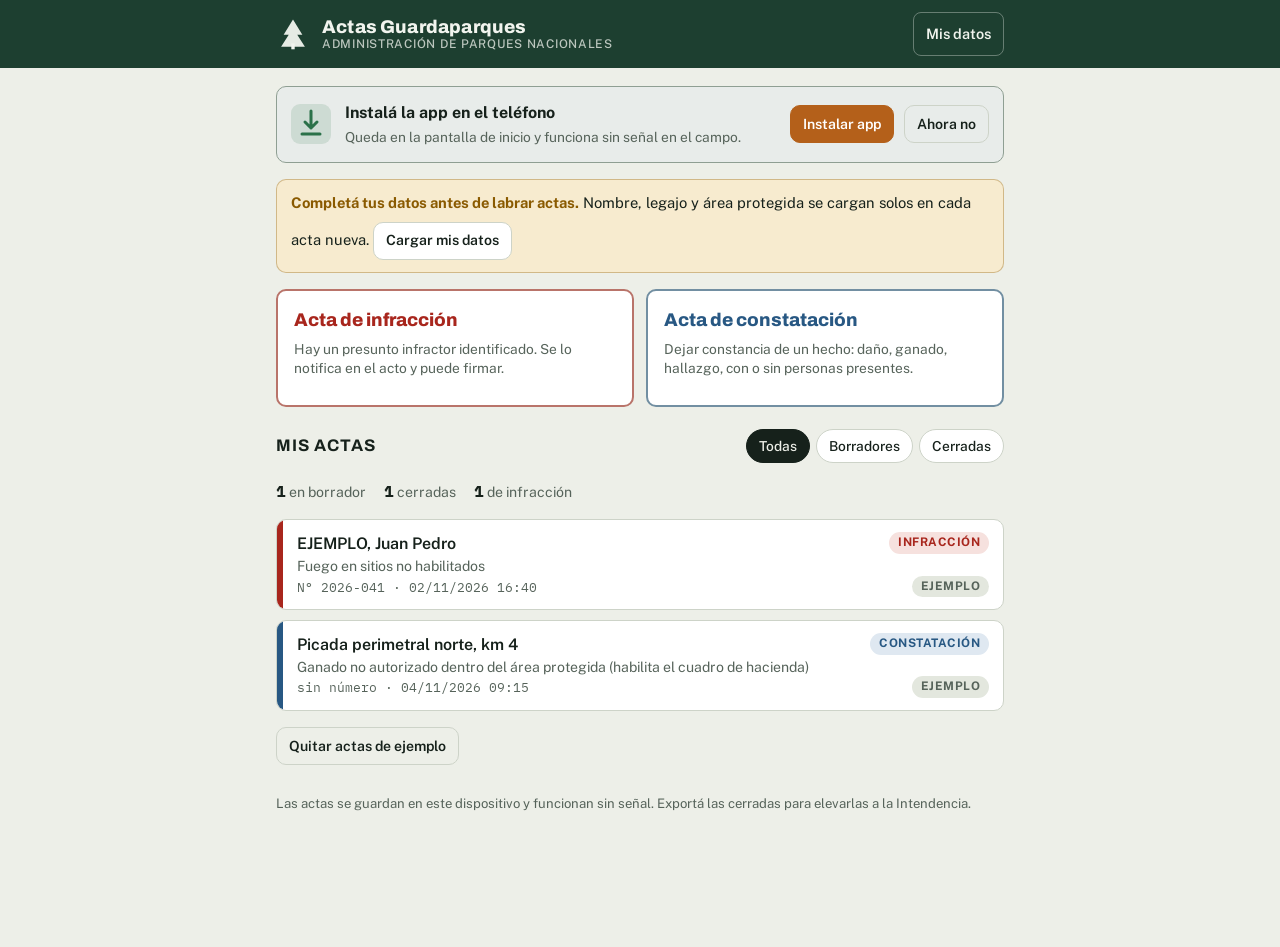
<file: index.html>
<!doctype html>
<html lang="es-AR">
<head>
<meta charset="utf-8">
<meta name="viewport" content="width=device-width, initial-scale=1, viewport-fit=cover">
<meta name="theme-color" content="#1D3F30">
<meta property="og:type" content="website">
<meta property="og:site_name" content="Actas Guardaparques">
<meta property="og:locale" content="es_AR">
<meta property="og:url" content="https://rikochet87.github.io/actas-guardaparques/">
<meta property="og:title" content="Actas Guardaparques">
<meta property="og:description" content="Labrá e imprimí actas de infracción y de constatación desde el teléfono. Funciona sin señal.">
<meta property="og:image" content="https://rikochet87.github.io/actas-guardaparques/og-image.png">
<meta property="og:image:secure_url" content="https://rikochet87.github.io/actas-guardaparques/og-image.png">
<meta property="og:image:type" content="image/png">
<meta property="og:image:width" content="1200">
<meta property="og:image:height" content="630">
<meta property="og:image:alt" content="Emblema de guardaparques con un pino y montañas, y el título Actas Guardaparques">
<meta name="twitter:card" content="summary_large_image">
<meta name="twitter:image" content="https://rikochet87.github.io/actas-guardaparques/og-image.png">
<meta name="description" content="Elaboración digital de actas de infracción y de constatación para el Cuerpo de Guardaparques Nacionales.">
<link rel="manifest" href="manifest.webmanifest">
<link rel="icon" href="icons/icon-192.png" type="image/png">
<link rel="apple-touch-icon" href="icons/apple-touch-icon.png">
<meta name="apple-mobile-web-app-capable" content="yes">
<meta name="apple-mobile-web-app-status-bar-style" content="black-translucent">
<style>:root{color-scheme:light;padding-top:env(safe-area-inset-top,0px);padding-bottom:env(safe-area-inset-bottom,0px)}body{margin:0}img{max-width:100%}[hidden]{display:none!important}</style>
<title>Actas Guardaparques</title>
<meta name="claude:viewport-fit-sides" content="cover">
<link rel="preconnect" href="https://fonts.googleapis.com">
<link rel="preconnect" href="https://fonts.gstatic.com" crossorigin>
<link rel="stylesheet" href="https://fonts.googleapis.com/css2?family=Archivo:wght@600;700;800&family=Public+Sans:ital,wght@0,400;0,500;0,600;1,400&family=IBM+Plex+Mono:wght@500&display=swap">
<style>
/* Layout: herramienta de campo de una columna; barra de marca arriba, pasos numerados (son una secuencia real), barra de acción fija abajo. Alto contraste para uso a pleno sol. */
:root{
  --bg:#EDEFE8; --surface:#FFFFFF; --sunk:#E3E7DE; --ink:#16211B; --muted:#56635A; --line:#CDD3C8;
  --brand-bg:#1D3F30; --brand-ink:#F1F4EE; --accent:#B4601A; --accent-ink:#FFFFFF;
  --infr:#A8261D; --infr-soft:#F6E1DE; --const:#285883; --const-soft:#DFE8F1; --ok:#2B7149; --ok-soft:#DDEEE3; --warn:#8A5A00; --warn-soft:#F7EBCF;
  --f-display:"Archivo","Arial Narrow",Arial,sans-serif;
  --f-body:"Public Sans",system-ui,-apple-system,"Segoe UI",Roboto,sans-serif;
  --f-mono:"IBM Plex Mono",ui-monospace,Menlo,Consolas,monospace;
  --r:10px;
}
@media (prefers-color-scheme: dark){:root:not([data-theme="light"]){
  --bg:#0E1511; --surface:#17201B; --sunk:#111915; --ink:#E6ECE5; --muted:#9DA9A0; --line:#2D3932;
  --brand-bg:#163126; --brand-ink:#E9F0EA; --accent:#E08A3C; --accent-ink:#1A1007;
  --infr:#F08A80; --infr-soft:#3A1D1A; --const:#8DB8E0; --const-soft:#18283A; --ok:#7CC79A; --ok-soft:#173022; --warn:#E8B85C; --warn-soft:#33270F;
  color-scheme:dark}}
:root[data-theme="dark"]{
  --bg:#0E1511; --surface:#17201B; --sunk:#111915; --ink:#E6ECE5; --muted:#9DA9A0; --line:#2D3932;
  --brand-bg:#163126; --brand-ink:#E9F0EA; --accent:#E08A3C; --accent-ink:#1A1007;
  --infr:#F08A80; --infr-soft:#3A1D1A; --const:#8DB8E0; --const-soft:#18283A; --ok:#7CC79A; --ok-soft:#173022; --warn:#E8B85C; --warn-soft:#33270F;
  color-scheme:dark}
*{box-sizing:border-box}
body{background:var(--bg);color:var(--ink);font-family:var(--f-body);font-size:16px;line-height:1.5;margin:0;-webkit-text-size-adjust:100%}
body::before{content:"";position:fixed;inset:0 0 auto;height:env(safe-area-inset-top,0px);z-index:30;background:var(--brand-bg)}
h1,h2,h3{font-family:var(--f-display);line-height:1.15;text-wrap:balance;margin:0}
button,input,select,textarea{font:inherit;color:inherit}
:focus-visible{outline:3px solid var(--accent);outline-offset:2px}
.wrap{max-width:760px;margin:0 auto;padding-left:max(16px,env(safe-area-inset-left,0px));padding-right:max(16px,env(safe-area-inset-right,0px))}

/* Barra superior */
.top{position:sticky;top:env(safe-area-inset-top,0px);z-index:20;background:var(--brand-bg);color:var(--brand-ink)}
.top .wrap{display:flex;align-items:center;gap:12px;padding-block:12px;min-height:60px}
.top h1{font-size:1.15rem;font-weight:800;letter-spacing:.01em;flex:1;min-width:0;white-space:nowrap;overflow:hidden;text-overflow:ellipsis}
.top .sub{display:block;font-family:var(--f-body);font-weight:500;font-size:.75rem;opacity:.75;letter-spacing:.06em;text-transform:uppercase}
.iconbtn{background:transparent;border:1px solid color-mix(in srgb,var(--brand-ink) 35%,transparent);color:var(--brand-ink);border-radius:8px;min-width:44px;height:44px;padding:0 12px;cursor:pointer;font-weight:600;font-size:.9rem}
.mark{width:34px;height:34px;flex:none}

main{padding-block:18px 120px}
.stack{display:flex;flex-direction:column;gap:16px}

/* Botones */
.btn{display:inline-flex;align-items:center;justify-content:center;gap:8px;min-height:48px;padding:0 18px;border-radius:var(--r);border:1px solid var(--line);background:var(--surface);color:var(--ink);font-weight:600;cursor:pointer;text-decoration:none}
.btn.primary{background:var(--accent);border-color:var(--accent);color:var(--accent-ink)}
.btn.ghost{background:transparent}
.btn.danger{color:var(--infr);border-color:color-mix(in srgb,var(--infr) 45%,var(--line))}
.btn.sm{min-height:38px;padding:0 12px;font-size:.88rem}
.btn:disabled{opacity:.45;cursor:not-allowed}
.row{display:flex;gap:10px;flex-wrap:wrap;align-items:center}
.row > .grow{flex:1;min-width:0}

/* Inicio */
.newbar{display:grid;grid-template-columns:1fr 1fr;gap:12px}
.newcard{display:flex;flex-direction:column;align-items:flex-start;gap:6px;padding:16px;border-radius:var(--r);border:2px solid var(--line);background:var(--surface);cursor:pointer;text-align:left;min-height:118px}
.newcard strong{font-family:var(--f-display);font-size:1.15rem;font-weight:800}
.newcard span{color:var(--muted);font-size:.86rem;line-height:1.35}
.newcard.infr{border-color:color-mix(in srgb,var(--infr) 55%,var(--line))}
.newcard.infr strong{color:var(--infr)}
.newcard.const{border-color:color-mix(in srgb,var(--const) 55%,var(--line))}
.newcard.const strong{color:var(--const)}
@media (max-width:420px){.newbar{grid-template-columns:1fr}.newcard{min-height:0}}

.notice{padding:12px 14px;border-radius:var(--r);background:var(--warn-soft);color:var(--ink);border:1px solid color-mix(in srgb,var(--warn) 35%,transparent);font-size:.92rem}
.notice b{color:var(--warn)}
.sectionhead{display:flex;align-items:baseline;justify-content:space-between;gap:12px;margin-top:6px}
.sectionhead h2{font-size:1.05rem;text-transform:uppercase;letter-spacing:.06em;font-weight:700}
.filters{display:flex;gap:6px;flex-wrap:wrap}
.chip{border:1px solid var(--line);background:var(--surface);border-radius:999px;padding:6px 12px;font-size:.86rem;cursor:pointer;font-weight:500}
.chip[aria-pressed="true"]{background:var(--ink);color:var(--bg);border-color:var(--ink)}

.list{display:flex;flex-direction:column;gap:10px}
.item{display:grid;grid-template-columns:6px 1fr auto;gap:0 14px;align-items:stretch;background:var(--surface);border:1px solid var(--line);border-radius:var(--r);overflow:hidden;cursor:pointer;text-align:left;padding:0;width:100%}
.item .stripe{background:var(--const)}
.item.infr .stripe{background:var(--infr)}
.item .body{padding:12px 0;min-width:0}
.item .meta{padding:12px 14px 12px 0;display:flex;flex-direction:column;align-items:flex-end;justify-content:space-between;gap:6px}
.item .who,.item .what,.item .num{display:block}
.item .num{font-family:var(--f-mono);font-size:.82rem;color:var(--muted)}
.item .who{font-weight:600;white-space:nowrap;overflow:hidden;text-overflow:ellipsis}
.item .what{font-size:.88rem;color:var(--muted);white-space:nowrap;overflow:hidden;text-overflow:ellipsis}
.pill{display:inline-block;border-radius:999px;padding:2px 9px;font-size:.74rem;font-weight:700;letter-spacing:.04em;text-transform:uppercase;white-space:nowrap}
.pill.borrador{background:var(--warn-soft);color:var(--warn)}
.pill.cerrada{background:var(--ok-soft);color:var(--ok)}
.pill.ejemplo{background:var(--sunk);color:var(--muted)}
.pill.infr{background:var(--infr-soft);color:var(--infr)}
.pill.const{background:var(--const-soft);color:var(--const)}
.empty{padding:28px 16px;text-align:center;color:var(--muted);border:1px dashed var(--line);border-radius:var(--r)}
.tally{display:flex;gap:18px;flex-wrap:wrap;color:var(--muted);font-size:.88rem}
.tally b{font-family:var(--f-mono);color:var(--ink);font-size:1rem;font-variant-numeric:tabular-nums}

/* Editor */
.steps{display:flex;gap:6px;overflow-x:auto;padding-bottom:4px;scrollbar-width:none}
.steps::-webkit-scrollbar{display:none}
.step{flex:none;display:flex;align-items:center;gap:8px;border:1px solid var(--line);background:var(--surface);border-radius:999px;padding:6px 12px 6px 6px;font-size:.85rem;font-weight:600;cursor:pointer;color:var(--muted)}
.step i{font-style:normal;font-family:var(--f-mono);width:24px;height:24px;border-radius:50%;display:grid;place-items:center;background:var(--sunk);font-size:.78rem}
.step[aria-current="step"]{color:var(--ink);border-color:var(--ink)}
.step[aria-current="step"] i{background:var(--ink);color:var(--bg)}
.step.done i{background:var(--ok);color:var(--surface)}
.panel{background:var(--surface);border:1px solid var(--line);border-radius:var(--r);padding:18px 16px;display:flex;flex-direction:column;gap:16px}
.panel h2{font-size:1.3rem;font-weight:800}
.panel .lead{margin:-8px 0 0;color:var(--muted);font-size:.92rem}
.grid2{display:grid;grid-template-columns:1fr 1fr;gap:14px}
.grid3{display:grid;grid-template-columns:repeat(3,1fr);gap:14px}
@media (max-width:560px){.grid2,.grid3{grid-template-columns:1fr}}
.field{display:flex;flex-direction:column;gap:6px;min-width:0}
.field > label,.lbl{font-size:.78rem;font-weight:700;letter-spacing:.06em;text-transform:uppercase;color:var(--muted)}
.field .req::after{content:" *";color:var(--infr)}
input[type=text],input[type=tel],input[type=email],input[type=date],input[type=time],input[type=number],select,textarea{width:100%;min-height:48px;padding:10px 12px;border:1px solid var(--line);border-radius:8px;background:var(--bg);font-size:16px}
textarea{min-height:140px;resize:vertical;line-height:1.5}
.hint{font-size:.82rem;color:var(--muted)}
.check{display:flex;gap:10px;align-items:flex-start;padding:12px;border:1px solid var(--line);border-radius:8px;cursor:pointer;background:var(--bg)}
.check input{width:22px;height:22px;margin:1px 0 0;flex:none;accent-color:var(--accent)}
.gps{display:flex;gap:12px;align-items:center;flex-wrap:wrap;padding:12px;border-radius:8px;background:var(--sunk)}
.gps .coords{font-family:var(--f-mono);font-size:.9rem;flex:1;min-width:0}
.rubros{display:flex;flex-wrap:wrap;gap:8px}
.rubro{border:1px solid var(--line);background:var(--bg);border-radius:8px;padding:10px 12px;font-size:.9rem;font-weight:500;cursor:pointer;min-height:44px;text-align:left}
.rubro[aria-pressed="true"]{border-color:var(--accent);background:color-mix(in srgb,var(--accent) 14%,var(--surface));font-weight:600}
.subpanel{border:1px solid var(--line);border-radius:8px;padding:14px;display:flex;flex-direction:column;gap:12px;background:var(--bg)}
.subpanel h3{font-size:1rem;font-weight:700}
.lines{display:flex;flex-direction:column;gap:10px}
.line{display:grid;grid-template-columns:1fr 90px auto;gap:8px;align-items:end}
@media (max-width:480px){.line{grid-template-columns:1fr 70px auto}}
.photos{display:grid;grid-template-columns:repeat(auto-fill,minmax(140px,1fr));gap:10px}
.photo{position:relative;border-radius:8px;overflow:hidden;border:1px solid var(--line);background:var(--sunk)}
.photo img{display:block;width:100%;aspect-ratio:4/3;object-fit:cover;max-width:100%}
.photo input{border:0;border-top:1px solid var(--line);border-radius:0;min-height:40px;font-size:.85rem;background:var(--surface)}
.photo button{position:absolute;top:6px;right:6px;width:34px;height:34px;border-radius:50%;border:0;background:rgba(0,0,0,.6);color:#fff;font-size:1.1rem;cursor:pointer}
.sig{display:flex;flex-direction:column;gap:8px}
.sigbox{position:relative;border:2px dashed var(--line);border-radius:8px;background:#FFFFFF;height:170px;touch-action:none}
.sigbox canvas{width:100%;height:100%;display:block;border-radius:6px}
.sigbox .base{position:absolute;left:16px;right:16px;bottom:34px;border-bottom:1px solid #9AA39C;pointer-events:none}
.sigbox .ph{position:absolute;left:16px;bottom:10px;font-size:.78rem;color:#7B857E;pointer-events:none}
.sigbox.signed{border-style:solid;border-color:var(--ok)}
.checklist{list-style:none;margin:0;padding:0;display:flex;flex-direction:column;gap:6px;font-size:.92rem}
.checklist li{display:flex;gap:8px;align-items:flex-start}
.checklist li::before{content:"";flex:none;width:18px;height:18px;margin-top:3px;border-radius:50%;border:2px solid var(--infr)}
.checklist li.ok::before{background:var(--ok);border-color:var(--ok)}
.checklist li.ok{color:var(--muted)}

/* Barra inferior */
.actionbar{position:fixed;left:0;right:0;bottom:0;z-index:20;background:var(--surface);border-top:1px solid var(--line);padding-bottom:env(safe-area-inset-bottom,0px)}
.actionbar .wrap{display:flex;gap:10px;padding-block:10px;align-items:center}
.actionbar .saved{font-size:.8rem;color:var(--muted);flex:1;min-width:0}

/* Documento */
.doc{background:#FFFFFF;color:#111;border:1px solid var(--line);border-radius:4px;padding:28px 22px;font-family:var(--f-body);font-size:.95rem;line-height:1.6}
.doc .dhead{display:grid;grid-template-columns:1fr auto;gap:12px;border-bottom:2px solid #111;padding-bottom:10px;margin-bottom:16px}
.doc .org{font-family:var(--f-display);font-weight:800;font-size:.95rem;letter-spacing:.03em;text-transform:uppercase;line-height:1.25}
.doc .org small{display:block;font-family:var(--f-body);font-weight:500;letter-spacing:0;text-transform:none;font-size:.82rem;color:#444}
.doc .dnum{text-align:right;font-family:var(--f-mono);font-size:.82rem}
.doc .dnum b{display:block;font-size:1rem}
.doc h3.dtitle{font-family:var(--f-display);font-size:1.35rem;font-weight:800;text-align:center;letter-spacing:.08em;margin:6px 0 14px}
.doc p{margin:0 0 10px;text-align:justify;hyphens:auto}
.doc .ejemplo{display:inline-block;border:2px solid #A8261D;color:#A8261D;font-weight:800;padding:2px 8px;letter-spacing:.1em;font-size:.8rem;margin-bottom:8px}
.doc table{width:100%;border-collapse:collapse;margin:6px 0 12px;font-size:.88rem}
.doc td,.doc th{border:1px solid #999;padding:5px 7px;text-align:left;vertical-align:top}
.doc .dphotos{display:grid;grid-template-columns:repeat(3,1fr);gap:8px;margin:8px 0 14px}
.doc .dphotos figure{margin:0}
.doc .dphotos img{width:100%;aspect-ratio:4/3;object-fit:cover;border:1px solid #999}
.doc .dphotos figcaption{font-size:.75rem;color:#444}
.doc .firmas{display:grid;grid-template-columns:repeat(auto-fit,minmax(170px,1fr));gap:18px;margin-top:22px}
.doc .firma{display:flex;flex-direction:column;align-items:center;text-align:center;font-size:.8rem}
.doc .firma img{height:70px;max-width:100%;object-fit:contain}
.doc .firma .nofirma{height:70px;display:grid;place-items:center;font-style:italic;color:#A8261D;font-size:.78rem}
.doc .firma .l{border-top:1px solid #111;width:100%;padding-top:4px}
.doc .integridad{margin-top:20px;padding-top:8px;border-top:1px dashed #999;font-family:var(--f-mono);font-size:.7rem;color:#444;word-break:break-all}
.docwrap{overflow-x:auto}

.toast{position:fixed;left:50%;transform:translateX(-50%);bottom:calc(84px + env(safe-area-inset-bottom,0px));background:var(--ink);color:var(--bg);padding:10px 16px;border-radius:8px;font-size:.9rem;z-index:40;max-width:calc(100% - 32px)}
.modal{position:fixed;inset:0;background:rgba(0,0,0,.45);z-index:50;display:grid;place-items:end center;padding:16px}
.modal .box{background:var(--surface);border-radius:12px;padding:20px;max-width:480px;width:100%;display:flex;flex-direction:column;gap:14px;margin-bottom:env(safe-area-inset-bottom,0px)}
.modal h3{font-size:1.15rem}
@media (prefers-reduced-motion:no-preference){.toast{animation:up .2s ease-out}@keyframes up{from{opacity:0;transform:translate(-50%,8px)}}}

.mono{font-family:var(--f-mono);font-size:.9em}
.seg{display:grid;grid-template-columns:1fr 1fr;gap:8px}
@media (max-width:480px){.seg{grid-template-columns:1fr}}
.seg label{display:flex;gap:10px;align-items:center;padding:12px;border:1px solid var(--line);border-radius:8px;background:var(--bg);cursor:pointer;font-size:.92rem}
.seg input{width:20px;height:20px;margin:0;accent-color:var(--accent);flex:none}
.seg label:has(input:checked){border-color:var(--accent);background:color-mix(in srgb,var(--accent) 12%,var(--surface));font-weight:600}
.logoprev{height:96px;border:1px dashed var(--line);border-radius:8px;display:grid;place-items:center;background:#FFFFFF;overflow:hidden}
.logoprev img{max-height:86px;max-width:90%;object-fit:contain}
.logoprev .hint{color:#6B746E}
/* Catálogo de infracciones */
.selitems{display:flex;flex-direction:column;gap:6px}
.selitem{display:block;text-align:left;border:1px solid var(--accent);background:color-mix(in srgb,var(--accent) 12%,var(--surface));border-radius:8px;padding:10px 12px;font-size:.9rem;cursor:pointer;line-height:1.35}
.selitem b{font-family:var(--f-mono);font-weight:500;font-size:.82rem;margin-right:6px;color:var(--accent)}
.selitem span{float:right;font-size:1.1rem;line-height:1;margin-left:8px;color:var(--muted)}
.cat{display:flex;flex-direction:column;gap:6px;max-height:420px;overflow-y:auto;border:1px solid var(--line);border-radius:8px;padding:6px;background:var(--bg)}
.cat details{border-radius:6px;background:var(--surface);border:1px solid var(--line)}
.cat summary{display:flex;gap:10px;align-items:center;padding:10px 12px;cursor:pointer;list-style:none;font-size:.88rem;line-height:1.3}
.cat summary::-webkit-details-marker{display:none}
.cat summary::before{content:"";flex:none;width:8px;height:8px;border-right:2px solid var(--muted);border-bottom:2px solid var(--muted);transform:rotate(-45deg);transition:transform .15s}
.cat details[open] summary::before{transform:rotate(45deg)}
.cat summary .grow{flex:1;min-width:0}
.cat summary .res{display:block;font-family:var(--f-mono);font-size:.76rem;color:var(--muted);margin-top:2px}
.catitems{display:flex;flex-direction:column;border-top:1px solid var(--line)}
.catitem{display:grid;grid-template-columns:1fr auto;gap:10px;align-items:start;text-align:left;background:transparent;border:0;border-bottom:1px solid var(--line);padding:10px 12px;font-size:.9rem;cursor:pointer;line-height:1.35;min-height:44px}
.catitem:last-child{border-bottom:0}
.catitem .art{font-family:var(--f-mono);font-size:.76rem;color:var(--muted);white-space:nowrap;padding-top:2px}
.catitem[aria-pressed="true"]{background:color-mix(in srgb,var(--accent) 14%,var(--surface));font-weight:600}
.catitem[aria-pressed="true"] .art{color:var(--accent)}
/* Documento según modelo oficial */
.doc .dlogos{display:grid;grid-template-columns:92px 1fr 92px;align-items:center;gap:10px;margin-bottom:10px}
.doc .dlogos img{width:92px;height:92px;object-fit:contain}
.doc .logoph{width:84px;height:84px;border:1px dashed #AAA;border-radius:50%;display:grid;place-items:center;text-align:center;font-size:.62rem;color:#888;padding:6px;line-height:1.2}
.doc .dinst{text-align:center;font-family:Georgia,"Times New Roman",serif;font-size:.85rem;line-height:1.4;color:#222}
.doc .dorig{display:flex;flex-direction:column;align-items:flex-end;font-size:.8rem;color:#333;gap:2px}
.doc .dorig span:first-child{font-weight:600;letter-spacing:.04em}
.doc .dconst{flex-direction:row;justify-content:space-between;align-items:baseline;flex-wrap:wrap;gap:8px;margin:6px 0 12px}
.doc .dconst .dtitle{margin:0;flex:1;text-align:center}
.doc h3.dtitle.u{text-decoration:underline;text-underline-offset:4px}
.doc .v{border-bottom:1px dotted #555;padding:0 2px;font-weight:600;color:#0B2A55;font-family:var(--f-body)}
.doc p.ind{text-indent:2.2em}
.doc .firmas.f3{grid-template-columns:repeat(3,1fr)}
.doc .firmas.f2{grid-template-columns:1fr 1fr}
@media (max-width:480px){.doc .firmas.f3{grid-template-columns:1fr 1fr}}
.doc .firma .l{display:flex;flex-direction:column;gap:2px}
.doc .firma .l b{font-weight:600;letter-spacing:.03em}
.doc .firma .acl{font-size:.74rem;color:#444;min-height:1em}
.doc .firma .nofirma.muted{color:#777}
.doc .danexo{margin-top:26px;padding-top:12px;border-top:2px solid #111}
.doc .danexo h4{font-family:var(--f-display);font-size:.95rem;letter-spacing:.05em;text-transform:uppercase;margin:0 0 2px}
.doc .danexo h5{font-size:.85rem;margin:12px 0 4px}
.doc .danexo .hint2{font-size:.78rem;color:#555;margin-bottom:8px}
.doc .danexo th{width:34%;background:#F2F2F2;font-weight:600}

.modal .box{max-height:calc(100vh - 32px - env(safe-area-inset-top,0px) - env(safe-area-inset-bottom,0px));overflow-y:auto}
.prhead{display:flex;align-items:center;justify-content:space-between;gap:10px}
.seg.seg3{grid-template-columns:repeat(3,1fr)}
@media (max-width:480px){.seg.seg3{grid-template-columns:1fr}}
.check.tight{padding:8px 10px}
.prprev{max-height:340px;overflow-y:auto;border:1px solid var(--line);border-radius:8px;background:var(--sunk);padding:10px;display:flex;flex-direction:column;align-items:center;gap:8px}
.prprev img{width:100%;max-width:300px;background:#fff;box-shadow:0 1px 4px rgba(0,0,0,.18);image-rendering:pixelated}
.prstatus{font-size:.9rem;min-height:0}
.prstatus:empty{display:none}
.prstatus .bar{display:block;height:6px;border-radius:3px;background:var(--sunk);margin-top:6px;overflow:hidden}
.prstatus .bar i{display:block;height:100%;background:var(--accent);transition:width .2s}
.stack.tightstack{gap:8px}
.install{display:flex;flex-wrap:wrap;align-items:center;gap:12px 14px;padding:14px;border-radius:var(--r);background:color-mix(in srgb,var(--brand-bg) 10%,var(--surface));border:1px solid color-mix(in srgb,var(--brand-bg) 35%,var(--line));color:var(--ink)}
.install svg{width:40px;height:40px;flex:none;color:var(--ok)}
.install .grow{flex:1;min-width:180px;display:flex;flex-direction:column;gap:2px}
.install .grow span{font-size:.86rem;color:var(--muted)}
.pasos{margin:0;padding-left:22px;display:flex;flex-direction:column;gap:8px;line-height:1.45}
.gps.ok{background:var(--ok-soft)}
.gps .hint.warn{color:var(--warn);font-weight:600}
.pulse{display:inline-block;width:10px;height:10px;border-radius:50%;background:var(--accent);margin-right:8px;vertical-align:middle}
@media (prefers-reduced-motion:no-preference){.pulse{animation:pl 1.2s ease-in-out infinite}@keyframes pl{50%{opacity:.25}}}
.doc .dqr{display:flex;gap:14px;align-items:center;margin-top:18px;padding:10px 0;border-top:1px dashed #999;break-inside:avoid}
.doc .dqr img{width:110px;height:110px;image-rendering:pixelated;flex:none}
.doc .dqr div{display:flex;flex-direction:column;gap:2px;font-size:.82rem;min-width:0;overflow-wrap:anywhere}
.doc .dqr b{font-size:.9rem}/* required styles */

.leaflet-pane,
.leaflet-tile,
.leaflet-marker-icon,
.leaflet-marker-shadow,
.leaflet-tile-container,
.leaflet-pane > svg,
.leaflet-pane > canvas,
.leaflet-zoom-box,
.leaflet-image-layer,
.leaflet-layer {
	position: absolute;
	left: 0;
	top: 0;
	}
.leaflet-container {
	overflow: hidden;
	}
.leaflet-tile,
.leaflet-marker-icon,
.leaflet-marker-shadow {
	-webkit-user-select: none;
	   -moz-user-select: none;
	        user-select: none;
	  -webkit-user-drag: none;
	}
/* Prevents IE11 from highlighting tiles in blue */
.leaflet-tile::selection {
	background: transparent;
}
/* Safari renders non-retina tile on retina better with this, but Chrome is worse */
.leaflet-safari .leaflet-tile {
	image-rendering: -webkit-optimize-contrast;
	}
/* hack that prevents hw layers "stretching" when loading new tiles */
.leaflet-safari .leaflet-tile-container {
	width: 1600px;
	height: 1600px;
	-webkit-transform-origin: 0 0;
	}
.leaflet-marker-icon,
.leaflet-marker-shadow {
	display: block;
	}
/* .leaflet-container svg: reset svg max-width decleration shipped in Joomla! (joomla.org) 3.x */
/* .leaflet-container img: map is broken in FF if you have max-width: 100% on tiles */
.leaflet-container .leaflet-overlay-pane svg {
	max-width: none !important;
	max-height: none !important;
	}
.leaflet-container .leaflet-marker-pane img,
.leaflet-container .leaflet-shadow-pane img,
.leaflet-container .leaflet-tile-pane img,
.leaflet-container img.leaflet-image-layer,
.leaflet-container .leaflet-tile {
	max-width: none !important;
	max-height: none !important;
	width: auto;
	padding: 0;
	}

.leaflet-container img.leaflet-tile {
	/* See: https://bugs.chromium.org/p/chromium/issues/detail?id=600120 */
	mix-blend-mode: plus-lighter;
}

.leaflet-container.leaflet-touch-zoom {
	-ms-touch-action: pan-x pan-y;
	touch-action: pan-x pan-y;
	}
.leaflet-container.leaflet-touch-drag {
	-ms-touch-action: pinch-zoom;
	/* Fallback for FF which doesn't support pinch-zoom */
	touch-action: none;
	touch-action: pinch-zoom;
}
.leaflet-container.leaflet-touch-drag.leaflet-touch-zoom {
	-ms-touch-action: none;
	touch-action: none;
}
.leaflet-container {
	-webkit-tap-highlight-color: transparent;
}
.leaflet-container a {
	-webkit-tap-highlight-color: rgba(51, 181, 229, 0.4);
}
.leaflet-tile {
	filter: inherit;
	visibility: hidden;
	}
.leaflet-tile-loaded {
	visibility: inherit;
	}
.leaflet-zoom-box {
	width: 0;
	height: 0;
	-moz-box-sizing: border-box;
	     box-sizing: border-box;
	z-index: 800;
	}
/* workaround for https://bugzilla.mozilla.org/show_bug.cgi?id=888319 */
.leaflet-overlay-pane svg {
	-moz-user-select: none;
	}

.leaflet-pane         { z-index: 400; }

.leaflet-tile-pane    { z-index: 200; }
.leaflet-overlay-pane { z-index: 400; }
.leaflet-shadow-pane  { z-index: 500; }
.leaflet-marker-pane  { z-index: 600; }
.leaflet-tooltip-pane   { z-index: 650; }
.leaflet-popup-pane   { z-index: 700; }

.leaflet-map-pane canvas { z-index: 100; }
.leaflet-map-pane svg    { z-index: 200; }

.leaflet-vml-shape {
	width: 1px;
	height: 1px;
	}
.lvml {
	behavior: url(#default#VML);
	display: inline-block;
	position: absolute;
	}


/* control positioning */

.leaflet-control {
	position: relative;
	z-index: 800;
	pointer-events: visiblePainted; /* IE 9-10 doesn't have auto */
	pointer-events: auto;
	}
.leaflet-top,
.leaflet-bottom {
	position: absolute;
	z-index: 1000;
	pointer-events: none;
	}
.leaflet-top {
	top: 0;
	}
.leaflet-right {
	right: 0;
	}
.leaflet-bottom {
	bottom: 0;
	}
.leaflet-left {
	left: 0;
	}
.leaflet-control {
	float: left;
	clear: both;
	}
.leaflet-right .leaflet-control {
	float: right;
	}
.leaflet-top .leaflet-control {
	margin-top: 10px;
	}
.leaflet-bottom .leaflet-control {
	margin-bottom: 10px;
	}
.leaflet-left .leaflet-control {
	margin-left: 10px;
	}
.leaflet-right .leaflet-control {
	margin-right: 10px;
	}


/* zoom and fade animations */

.leaflet-fade-anim .leaflet-popup {
	opacity: 0;
	-webkit-transition: opacity 0.2s linear;
	   -moz-transition: opacity 0.2s linear;
	        transition: opacity 0.2s linear;
	}
.leaflet-fade-anim .leaflet-map-pane .leaflet-popup {
	opacity: 1;
	}
.leaflet-zoom-animated {
	-webkit-transform-origin: 0 0;
	    -ms-transform-origin: 0 0;
	        transform-origin: 0 0;
	}
svg.leaflet-zoom-animated {
	will-change: transform;
}

.leaflet-zoom-anim .leaflet-zoom-animated {
	-webkit-transition: -webkit-transform 0.25s cubic-bezier(0,0,0.25,1);
	   -moz-transition:    -moz-transform 0.25s cubic-bezier(0,0,0.25,1);
	        transition:         transform 0.25s cubic-bezier(0,0,0.25,1);
	}
.leaflet-zoom-anim .leaflet-tile,
.leaflet-pan-anim .leaflet-tile {
	-webkit-transition: none;
	   -moz-transition: none;
	        transition: none;
	}

.leaflet-zoom-anim .leaflet-zoom-hide {
	visibility: hidden;
	}


/* cursors */

.leaflet-interactive {
	cursor: pointer;
	}
.leaflet-grab {
	cursor: -webkit-grab;
	cursor:    -moz-grab;
	cursor:         grab;
	}
.leaflet-crosshair,
.leaflet-crosshair .leaflet-interactive {
	cursor: crosshair;
	}
.leaflet-popup-pane,
.leaflet-control {
	cursor: auto;
	}
.leaflet-dragging .leaflet-grab,
.leaflet-dragging .leaflet-grab .leaflet-interactive,
.leaflet-dragging .leaflet-marker-draggable {
	cursor: move;
	cursor: -webkit-grabbing;
	cursor:    -moz-grabbing;
	cursor:         grabbing;
	}

/* marker & overlays interactivity */
.leaflet-marker-icon,
.leaflet-marker-shadow,
.leaflet-image-layer,
.leaflet-pane > svg path,
.leaflet-tile-container {
	pointer-events: none;
	}

.leaflet-marker-icon.leaflet-interactive,
.leaflet-image-layer.leaflet-interactive,
.leaflet-pane > svg path.leaflet-interactive,
svg.leaflet-image-layer.leaflet-interactive path {
	pointer-events: visiblePainted; /* IE 9-10 doesn't have auto */
	pointer-events: auto;
	}

/* visual tweaks */

.leaflet-container {
	background: #ddd;
	outline-offset: 1px;
	}
.leaflet-container a {
	color: #0078A8;
	}
.leaflet-zoom-box {
	border: 2px dotted #38f;
	background: rgba(255,255,255,0.5);
	}


/* general typography */
.leaflet-container {
	font-family: "Helvetica Neue", Arial, Helvetica, sans-serif;
	font-size: 12px;
	font-size: 0.75rem;
	line-height: 1.5;
	}


/* general toolbar styles */

.leaflet-bar {
	box-shadow: 0 1px 5px rgba(0,0,0,0.65);
	border-radius: 4px;
	}
.leaflet-bar a {
	background-color: #fff;
	border-bottom: 1px solid #ccc;
	width: 26px;
	height: 26px;
	line-height: 26px;
	display: block;
	text-align: center;
	text-decoration: none;
	color: black;
	}
.leaflet-bar a,
.leaflet-control-layers-toggle {
	background-position: 50% 50%;
	background-repeat: no-repeat;
	display: block;
	}
.leaflet-bar a:hover,
.leaflet-bar a:focus {
	background-color: #f4f4f4;
	}
.leaflet-bar a:first-child {
	border-top-left-radius: 4px;
	border-top-right-radius: 4px;
	}
.leaflet-bar a:last-child {
	border-bottom-left-radius: 4px;
	border-bottom-right-radius: 4px;
	border-bottom: none;
	}
.leaflet-bar a.leaflet-disabled {
	cursor: default;
	background-color: #f4f4f4;
	color: #bbb;
	}

.leaflet-touch .leaflet-bar a {
	width: 30px;
	height: 30px;
	line-height: 30px;
	}
.leaflet-touch .leaflet-bar a:first-child {
	border-top-left-radius: 2px;
	border-top-right-radius: 2px;
	}
.leaflet-touch .leaflet-bar a:last-child {
	border-bottom-left-radius: 2px;
	border-bottom-right-radius: 2px;
	}

/* zoom control */

.leaflet-control-zoom-in,
.leaflet-control-zoom-out {
	font: bold 18px 'Lucida Console', Monaco, monospace;
	text-indent: 1px;
	}

.leaflet-touch .leaflet-control-zoom-in, .leaflet-touch .leaflet-control-zoom-out  {
	font-size: 22px;
	}


/* layers control */

.leaflet-control-layers {
	box-shadow: 0 1px 5px rgba(0,0,0,0.4);
	background: #fff;
	border-radius: 5px;
	}
.leaflet-control-layers-toggle {
	background-image: url(images/layers.png);
	width: 36px;
	height: 36px;
	}
.leaflet-retina .leaflet-control-layers-toggle {
	background-image: url(images/layers-2x.png);
	background-size: 26px 26px;
	}
.leaflet-touch .leaflet-control-layers-toggle {
	width: 44px;
	height: 44px;
	}
.leaflet-control-layers .leaflet-control-layers-list,
.leaflet-control-layers-expanded .leaflet-control-layers-toggle {
	display: none;
	}
.leaflet-control-layers-expanded .leaflet-control-layers-list {
	display: block;
	position: relative;
	}
.leaflet-control-layers-expanded {
	padding: 6px 10px 6px 6px;
	color: #333;
	background: #fff;
	}
.leaflet-control-layers-scrollbar {
	overflow-y: scroll;
	overflow-x: hidden;
	padding-right: 5px;
	}
.leaflet-control-layers-selector {
	margin-top: 2px;
	position: relative;
	top: 1px;
	}
.leaflet-control-layers label {
	display: block;
	font-size: 13px;
	font-size: 1.08333em;
	}
.leaflet-control-layers-separator {
	height: 0;
	border-top: 1px solid #ddd;
	margin: 5px -10px 5px -6px;
	}

/* Default icon URLs */
.leaflet-default-icon-path { /* used only in path-guessing heuristic, see L.Icon.Default */
	background-image: url(images/marker-icon.png);
	}


/* attribution and scale controls */

.leaflet-container .leaflet-control-attribution {
	background: #fff;
	background: rgba(255, 255, 255, 0.8);
	margin: 0;
	}
.leaflet-control-attribution,
.leaflet-control-scale-line {
	padding: 0 5px;
	color: #333;
	line-height: 1.4;
	}
.leaflet-control-attribution a {
	text-decoration: none;
	}
.leaflet-control-attribution a:hover,
.leaflet-control-attribution a:focus {
	text-decoration: underline;
	}
.leaflet-attribution-flag {
	display: inline !important;
	vertical-align: baseline !important;
	width: 1em;
	height: 0.6669em;
	}
.leaflet-left .leaflet-control-scale {
	margin-left: 5px;
	}
.leaflet-bottom .leaflet-control-scale {
	margin-bottom: 5px;
	}
.leaflet-control-scale-line {
	border: 2px solid #777;
	border-top: none;
	line-height: 1.1;
	padding: 2px 5px 1px;
	white-space: nowrap;
	-moz-box-sizing: border-box;
	     box-sizing: border-box;
	background: rgba(255, 255, 255, 0.8);
	text-shadow: 1px 1px #fff;
	}
.leaflet-control-scale-line:not(:first-child) {
	border-top: 2px solid #777;
	border-bottom: none;
	margin-top: -2px;
	}
.leaflet-control-scale-line:not(:first-child):not(:last-child) {
	border-bottom: 2px solid #777;
	}

.leaflet-touch .leaflet-control-attribution,
.leaflet-touch .leaflet-control-layers,
.leaflet-touch .leaflet-bar {
	box-shadow: none;
	}
.leaflet-touch .leaflet-control-layers,
.leaflet-touch .leaflet-bar {
	border: 2px solid rgba(0,0,0,0.2);
	background-clip: padding-box;
	}


/* popup */

.leaflet-popup {
	position: absolute;
	text-align: center;
	margin-bottom: 20px;
	}
.leaflet-popup-content-wrapper {
	padding: 1px;
	text-align: left;
	border-radius: 12px;
	}
.leaflet-popup-content {
	margin: 13px 24px 13px 20px;
	line-height: 1.3;
	font-size: 13px;
	font-size: 1.08333em;
	min-height: 1px;
	}
.leaflet-popup-content p {
	margin: 17px 0;
	margin: 1.3em 0;
	}
.leaflet-popup-tip-container {
	width: 40px;
	height: 20px;
	position: absolute;
	left: 50%;
	margin-top: -1px;
	margin-left: -20px;
	overflow: hidden;
	pointer-events: none;
	}
.leaflet-popup-tip {
	width: 17px;
	height: 17px;
	padding: 1px;

	margin: -10px auto 0;
	pointer-events: auto;

	-webkit-transform: rotate(45deg);
	   -moz-transform: rotate(45deg);
	    -ms-transform: rotate(45deg);
	        transform: rotate(45deg);
	}
.leaflet-popup-content-wrapper,
.leaflet-popup-tip {
	background: white;
	color: #333;
	box-shadow: 0 3px 14px rgba(0,0,0,0.4);
	}
.leaflet-container a.leaflet-popup-close-button {
	position: absolute;
	top: 0;
	right: 0;
	border: none;
	text-align: center;
	width: 24px;
	height: 24px;
	font: 16px/24px Tahoma, Verdana, sans-serif;
	color: #757575;
	text-decoration: none;
	background: transparent;
	}
.leaflet-container a.leaflet-popup-close-button:hover,
.leaflet-container a.leaflet-popup-close-button:focus {
	color: #585858;
	}
.leaflet-popup-scrolled {
	overflow: auto;
	}

.leaflet-oldie .leaflet-popup-content-wrapper {
	-ms-zoom: 1;
	}
.leaflet-oldie .leaflet-popup-tip {
	width: 24px;
	margin: 0 auto;

	-ms-filter: "progid:DXImageTransform.Microsoft.Matrix(M11=0.70710678, M12=0.70710678, M21=-0.70710678, M22=0.70710678)";
	filter: progid:DXImageTransform.Microsoft.Matrix(M11=0.70710678, M12=0.70710678, M21=-0.70710678, M22=0.70710678);
	}

.leaflet-oldie .leaflet-control-zoom,
.leaflet-oldie .leaflet-control-layers,
.leaflet-oldie .leaflet-popup-content-wrapper,
.leaflet-oldie .leaflet-popup-tip {
	border: 1px solid #999;
	}


/* div icon */

.leaflet-div-icon {
	background: #fff;
	border: 1px solid #666;
	}


/* Tooltip */
/* Base styles for the element that has a tooltip */
.leaflet-tooltip {
	position: absolute;
	padding: 6px;
	background-color: #fff;
	border: 1px solid #fff;
	border-radius: 3px;
	color: #222;
	white-space: nowrap;
	-webkit-user-select: none;
	-moz-user-select: none;
	-ms-user-select: none;
	user-select: none;
	pointer-events: none;
	box-shadow: 0 1px 3px rgba(0,0,0,0.4);
	}
.leaflet-tooltip.leaflet-interactive {
	cursor: pointer;
	pointer-events: auto;
	}
.leaflet-tooltip-top:before,
.leaflet-tooltip-bottom:before,
.leaflet-tooltip-left:before,
.leaflet-tooltip-right:before {
	position: absolute;
	pointer-events: none;
	border: 6px solid transparent;
	background: transparent;
	content: "";
	}

/* Directions */

.leaflet-tooltip-bottom {
	margin-top: 6px;
}
.leaflet-tooltip-top {
	margin-top: -6px;
}
.leaflet-tooltip-bottom:before,
.leaflet-tooltip-top:before {
	left: 50%;
	margin-left: -6px;
	}
.leaflet-tooltip-top:before {
	bottom: 0;
	margin-bottom: -12px;
	border-top-color: #fff;
	}
.leaflet-tooltip-bottom:before {
	top: 0;
	margin-top: -12px;
	margin-left: -6px;
	border-bottom-color: #fff;
	}
.leaflet-tooltip-left {
	margin-left: -6px;
}
.leaflet-tooltip-right {
	margin-left: 6px;
}
.leaflet-tooltip-left:before,
.leaflet-tooltip-right:before {
	top: 50%;
	margin-top: -6px;
	}
.leaflet-tooltip-left:before {
	right: 0;
	margin-right: -12px;
	border-left-color: #fff;
	}
.leaflet-tooltip-right:before {
	left: 0;
	margin-left: -12px;
	border-right-color: #fff;
	}

/* Printing */

@media print {
	/* Prevent printers from removing background-images of controls. */
	.leaflet-control {
		-webkit-print-color-adjust: exact;
		print-color-adjust: exact;
		}
	}

.leaflet-control-layers-toggle{background-image:url("data:image/svg+xml,%3Csvg xmlns='http://www.w3.org/2000/svg' viewBox='0 0 24 24'%3E%3Cpath d='M12 3 2 8l10 5 10-5-10-5Zm-7.5 8.6L2 13l10 5 10-5-2.5-1.4L12 15.4 4.5 11.6Z' fill='%23333'/%3E%3C/svg%3E")!important;background-size:22px 22px!important}
.mapa{height:260px;border-radius:8px;border:1px solid var(--line);overflow:hidden;position:relative;z-index:0;isolation:isolate;background:var(--sunk)}
.mapcard{display:flex;flex-direction:column;gap:8px}
.mapcard .mapa{height:220px}
.mapcard .mono{font-size:.85rem;color:var(--muted)}
.mapnote{position:absolute;left:8px;right:8px;bottom:8px;z-index:1000;background:rgba(22,33,27,.86);color:#F1F4EE;font-size:.82rem;line-height:1.35;padding:8px 10px;border-radius:6px}
.pin span{position:absolute;left:3px;top:0;width:24px;height:24px;border-radius:50% 50% 50% 0;background:#B4601A;border:3px solid #FFFFFF;transform:rotate(-45deg);box-shadow:0 2px 6px rgba(0,0,0,.45)}
.pin span::after{content:"";position:absolute;inset:6px;border-radius:50%;background:#FFFFFF}
.leaflet-container{font-family:var(--f-body)}
#printArea{display:none}

@media print{
  @page{size:A4;margin:14mm}
  body.printing .top,body.printing main,body.printing .actionbar,body.printing #modalRoot{display:none!important}
  body.printing #printArea{display:block!important}
  #printArea .doc{border:0;padding:0;page-break-after:always;break-after:page;font-size:10pt;line-height:1.45}
  #printArea .doc .dlogos{grid-template-columns:70px 1fr 70px;margin-bottom:4px}
  #printArea .doc .dlogos img{width:70px;height:70px}
  #printArea .doc .logoph{width:64px;height:64px}
  #printArea .doc p{margin-bottom:6px}
  #printArea .doc .firmas{margin-top:12px}
  #printArea .doc .firma img,#printArea .doc .firma .nofirma{height:56px}
  #printArea .doc .danexo{margin-top:12px;padding-top:6px;font-size:9pt}
  #printArea .doc table{margin:2px 0 6px}
  #printArea .doc td,#printArea .doc th{padding:3px 6px}
  #printArea .doc:last-child{page-break-after:auto;break-after:auto}
  .doc .firmas,.doc .firma{break-inside:avoid}

  body{background:#fff}
  body::before,.top,.actionbar,.noprint,.toast{display:none!important}
  main{padding:0}
  .wrap{max-width:none;padding:0}
  .doc{border:0;padding:0}
}
</style>
</head>
<body>
<header class="top">
  <div class="wrap">
    <svg class="mark" viewBox="0 0 40 40" aria-hidden="true"><path d="M20 3 L31 21 H25 L34 35 H6 L15 21 H9 Z" fill="currentColor" opacity=".95"/><rect x="18" y="31" width="4" height="7" fill="currentColor"/></svg>
    <h1 id="topTitle">Actas Guardaparques<span class="sub" id="topSub">Administración de Parques Nacionales</span></h1>
    <button class="iconbtn" id="topBtn" type="button">Mis datos</button>
  </div>
</header>
<main><div class="wrap" id="view"></div></main>
<div class="actionbar" id="actionbar" hidden><div class="wrap" id="actions"></div></div>
<div id="modalRoot"></div>

<script src="js/qrcode.js"></script>
<script src="js/leaflet.js"></script>
<script>
/* Listado de infracciones frecuentes a reglamentos y normativas de la APN (transcripto de la planilla de referencia) */
const REGS=[
 {id:"fau",n:"Reglamento para la Protección y Manejo de la Fauna Silvestre en jurisdicción de la APN",r:"Res. HD N° 157/1991",it:[
  ["Art. 6° inc. a)","Cazar, pescar, hostigar, herir, capturar o apresar fauna, o actuar sobre su hábitat o nidos"],
  ["Art. 6° inc. b)","Introducción de especies, embriones o huevos"],
  ["Art. 6° inc. d)","Tenencia o portación de armas"],
  ["Art. 6° inc. e)","Tenencia y/o uso de trampas, redes, cebaderos, etc."],
  ["Art. 6° inc. f)","Tenencia o uso de venenos o tóxicos"],
  ["Art. 6° inc. g)","Tenencia de ejemplares vivos o traslado de productos y/o subproductos de fauna silvestre"],
  ["Art. 6° inc. h)","Introducción y/o tenencia de animales domésticos (incluye ganado)"],
  ["Art. 28°","Transporte de individuos, productos o subproductos de fauna silvestre de origen APN sin remito"]]},
 {id:"for",n:"Reglamento Forestal para los MN, PN y RN de la Región Andino-Patagónica",r:"Res. HD N° 11/1994",it:[
  ["Art. 13°","Volteo o remoción de productos forestales sin autorización"],
  ["Art. 89°","Fuego en sitios no habilitados"],
  ["Art. 132°","Daños al bosque o aprovechamientos no autorizados"]]},
 {id:"mas",n:"Reglamento para la Tenencia de Perros, Gatos y otras Mascotas en la APN",r:"Res. HD N° 59/2013",it:[
  ["Art. 2°","Presencia de perros sin autorización expresa de la APN"],
  ["Art. 6°","Ingreso con mascotas"]]},
 {id:"pes",n:"Reglamento General para la Pesca Deportiva Continental Patagónica",r:"Res. HD N° 384/2021",nota:"Se aprueba cada temporada por resolución específica",it:[
  ["Art. 2°","Pesca sin permiso"],
  ["Arts. 6° y 7°","Pesca fuera de horario (luz diurna) o fuera de temporada"],
  ["Art. 10°","Pesca de especies nativas prohibidas"]]},
 {id:"cul",n:"Reglamento para la Conservación del Patrimonio Cultural en jurisdicción de la APN",r:"Res. INT N° 115/2001",it:[
  ["Art. 1°","Acciones contra recursos culturales arqueológicos, históricos o antropológicos (excavar, remover, inscribir, desplazar, retirar material, encender fuego u otra acción que altere el recurso o su ubicación)"]]},
 {id:"gen",n:"Reglamento de Infracciones Generales",r:"Res. N° 871/1976",it:[
  ["Art. 1° inc. d)","Violar un dispositivo de seguridad (acampe en sitios no habilitados)"],
  ["Art. 1° inc. c)","Desobedecer las órdenes del personal de Guardaparques"],
  ["Art. 1° inc. k)","Dar a sabiendas avisos falsos que motiven la intervención del personal de Guardaparques"]]},
 {id:"tur",n:"Reglamento para el Otorgamiento de Permisos de Servicios Turísticos",r:"Res. HD N° 68/2008 (T.O. Res. 240/2011)",it:[
  ["Art. 4°","Excursiones terrestres, trekking, escalada, cabalgatas o buceo sin permiso"],
  ["Art. 5° inc. 5.7)","Vehículo de transporte no habilitado"],
  ["Art. 6°","Excursión sin guía habilitado"]]},
 {id:"gui",n:"Reglamento de Guías en Áreas Protegidas Nacionales",r:"Res. HD N° 113/2019",it:[
  ["Art. 5°","Guiar sin habilitación (guías de turismo, de sitio o especializados)"],
  ["Art. 38°","Incumplimiento de obligaciones del guía (cumplir normativas, portar credencial, acompañar al grupo, chofer-guía hasta 15 pax)"]]},
 {id:"car",n:"Reglamento de Prohibición de Cartelería, Afiches o Elementos Publicitarios",r:"Res. N° 2008/1974",it:[
  ["Art. 1°","Cartelería o cualquier elemento publicitario sin autorización de la APN"]]},
 {id:"eve",n:"Reglamento para la Realización de Eventos Especiales en jurisdicción de la APN",r:"Res. HD N° 66/2013",it:[
  ["Art. 14°","Realización de evento sin autorización de la APN"],
  ["Art. 16°","Incumplimiento de las obligaciones del organizador"]]},
 {id:"fot",n:"Reglamento de Fotógrafos y Video Operadores Profesionales en Áreas Protegidas Nacionales",r:"Res. HD N° 231/2011",it:[
  ["Art. 12°","Contravención a las obligaciones generales de conservación y de servicio"],
  ["Art. 16°","Ejercer la actividad de fotógrafo o video operador sin estar habilitado"]]},
 {id:"dro",n:"Reglamento para el Uso de Vehículos Aéreos No Tripulados en Áreas Protegidas de la APN",r:"Res. HD N° 9/2021",it:[
  ["Art. 4°","Uso de drones (VANT) en RNE, RNS y ZI, uso deportivo y/o recreativo, o drones con combustible"],
  ["Art. 7°","Uso científico, en filmaciones o eventos sin autorización"],
  ["Arts. 22°, 23° y 24°","Incumplimiento de recaudos generales y/o particulares de uso"]]},
 {id:"agu",n:"Prohibición de Motos de Agua y Esquí Acuático",r:"Res. HD N° 143/2005",it:[
  ["Art. 2°","Uso de motos de agua o similares"],
  ["Art. 3°","Práctica de esquí acuático o actividades similares"]]},
 {id:"veh",n:"Prohibición de Tránsito Vehicular por Caminos, Sendas o Huellas No Autorizados",r:"Res. HD N° 509/2017",it:[
  ["Art. 2°","Tránsito de vehículos o motos de nieve fuera de caminos, huellas o sitios habilitados"]]},
 {id:"eia",n:"Reglamento para la Evaluación de Impacto Ambiental en la APN",r:"Res. HD N° 203/2016",it:[
  ["Art. 2°","Obras, instalaciones, prestaciones de servicios o aprovechamiento de recursos naturales sin Evaluación de Impacto Ambiental"]]},
 {id:"can",n:"Reglamento para la Explotación de Canteras y Remoción de Suelos en la APN",r:"Res. HD N° 128/1997",it:[
  ["Art. 5°","Extracción de áridos, cateos o movimiento de suelos sin autorización de la APN"],
  ["Art. 6°","Extracción sin ajuste a las condiciones autorizadas"]]},
 {id:"con",n:"Reglamento de Construcciones",r:"Res. HD N° 241/2007",it:[
  ["Art. 2°","Construcciones sin autorización de la APN"]]},
 {id:"mue",n:"Reglamento para la Construcción y Uso de Rampas y Muelles en los Espejos de Agua de la APN",r:"Res. HD N° 179/2021",it:[
  ["","Construcción o instalación de muelle sin autorización de la APN"],
  ["","Marinas, boyas o muertos de amarre sin autorización de la APN"]]},
 {id:"ley",n:"Ley N° 22.351 — Prohibiciones generales",r:"Ley N° 22.351",it:[
  ["Art. 5°","En Parque Nacional: minería, industrias, explotación agropecuaria o forestal, pesca comercial, introducción de exóticas, modificación del paisaje o equilibrio biológico, sobrevuelo de aeronaves sin límite de altura"]]},
 {id:"pla",n:"Reglamento para la Reducción Progresiva y Prohibición Específica de los Plásticos en jurisdicción de la APN",r:"Res. HD N° 19/2020",it:[
  ["Art. 3°","Ofrecimiento, entrega, distribución o comercialización de productos plásticos de un solo uso"]]},
 {id:"inv",n:"Reglamento de Investigación Científica en la APN",r:"Res. HD N° ___/2016",it:[
  ["Art. 51 inc. 1","Investigación sin la autorización correspondiente"],
  ["Art. 51 inc. 2","Falsedad en los datos consignados al solicitar autorización"],
  ["Art. 51 inc. 3","Falta de informes parciales y/o final, publicaciones o constancia de depósito del material"],
  ["Art. 51 inc. 4","Participación de investigadores asistentes no autorizados"],
  ["Art. 51 inc. 5","Trabajo en condiciones, horario y/o sitios no autorizados"],
  ["Art. 51 inc. 6","Apertura de picadas sin autorización de la APN"],
  ["Art. 51 inc. 7","Recolección de material no autorizado"],
  ["Art. 51 inc. 8","Metodología distinta a la descripta en la autorización"],
  ["Art. 51 inc. 9","Falta de notificación de muerte accidental del ejemplar de fauna investigado"],
  ["Art. 51 inc. 10","Falta de notificación de hallazgos paleontológicos y/o culturales"],
  ["Art. 51 inc. 11","Depósito o cambio de lugar del material recolectado sin autorización"],
  ["Art. 51 inc. 12","Utilización de material recolectado para fines no autorizados"],
  ["Art. 51 inc. 13","Pérdida, sustracción, contaminación o destrucción de recursos durante la investigación"],
  ["Art. 51 inc. 14","Extravío, destrucción, daño o sustracción de documentos históricos resguardados por la APN"]]},
 {id:"res",n:"Reglamento para la Eliminación de Residuos y Desperdicios",r:"Res. N° 664/1976",it:[
  ["Art. 1°","Arrojar objetos de cualquier tipo dentro de las áreas de jurisdicción de la APN"]]},
 {id:"gan",n:"Procedimiento para la erradicación del ganado exótico no autorizado",r:"Res. APN N° 467/2017",it:[
  ["","Ganado no autorizado dentro del área protegida (habilita el cuadro de hacienda)"]]}
];
const ITEMS={}; REGS.forEach(g=>g.it.forEach((x,k)=>{ITEMS[g.id+k]={id:g.id+k,g,art:x[0],t:x[1]}}));

"use strict";
/* ============ Catálogos ============ */
const AREAS=[["Parque Nacional Aconquija","ACQ"],["Parque Nacional Baritú","BAR"],["Parque Nacional Bosques Petrificados de Jaramillo","BPJ"],["Parque Nacional Calilegua","CAL"],["Parque Nacional Campos del Tuyú","CTU"],["Parque Nacional Chaco","CHA"],["Parque Nacional Ciervo de los Pantanos","CDP"],["Parque Nacional Copo","COP"],["Parque Nacional El Impenetrable","EIM"],["Parque Nacional El Leoncito","ELE"],["Parque Nacional El Palmar","EPA"],["Parque Nacional El Rey","ERE"],["Parque Nacional Iberá","IBE"],["Parque Nacional Iguazú","IGU"],["Parque Nacional Islas de Santa Fe","ISF"],["Parque Nacional Lago Puelo","LPU"],["Parque Nacional Laguna Blanca","LBL"],["Parque Nacional Lanín","LAN"],["Parque Nacional Lihué Calel","LCA"],["Parque Nacional Los Alerces","LAL"],["Parque Nacional Los Arrayanes","LAR"],["Parque Nacional Los Cardones","LCR"],["Parque Nacional Los Glaciares","LGL"],["Parque Nacional Monte León","MLE"],["Parque Nacional Mburucuyá","MBU"],["Parque Nacional Nahuel Huapi","NHU"],["Parque Nacional Patagonia","PAT"],["Parque Nacional Perito Moreno","PMO"],["Parque Nacional Predelta","PRE"],["Parque Nacional Quebrada del Condorito","QCO"],["Parque Nacional Río Pilcomayo","RPI"],["Parque Nacional San Guillermo","SGU"],["Parque Nacional Sierra de las Quijadas","SQU"],["Parque Nacional Talampaya","TAL"],["Parque Nacional Tierra del Fuego","TDF"],["Parque Nacional Traslasierra","TRA"],["Monumento Natural Bosques Petrificados","MBP"],["Reserva Natural Otamendi","OTA"],["Otra área protegida (escribir)","OTR"]];
const PROVINCIAS=["Buenos Aires","CABA","Catamarca","Chaco","Chubut","Córdoba","Corrientes","Entre Ríos","Formosa","Jujuy","La Pampa","La Rioja","Mendoza","Misiones","Neuquén","Río Negro","Salta","San Juan","San Luis","Santa Cruz","Santa Fe","Santiago del Estero","Tierra del Fuego","Tucumán","Extranjero"];
const CALIDADES=["Propietario/a","Poseedor/a","Ocupante","Encargado/a","Responsable","Representante legal","Empleado/a","Denunciante","Visitante","Prestador/a de servicios"];
const MESES=["enero","febrero","marzo","abril","mayo","junio","julio","agosto","septiembre","octubre","noviembre","diciembre"];

/* ============ Almacenamiento (IndexedDB con respaldo en memoria) ============ */
const mem={actas:new Map(),kv:new Map()};
let dbp=null;
function openDB(){ if(dbp) return dbp; dbp=new Promise(res=>{ try{ const r=indexedDB.open("actas-apn",1); r.onupgradeneeded=()=>{const d=r.result; d.createObjectStore("actas",{keyPath:"id"}); d.createObjectStore("kv");}; r.onsuccess=()=>res(r.result); r.onerror=()=>res(null); r.onblocked=()=>res(null);}catch(e){res(null)} }); return dbp; }
async function tx(st,mode,fn){ const d=await openDB(); if(!d) return fn(null); return new Promise(res=>{ try{ const t=d.transaction(st,mode); const s=t.objectStore(st); const out=fn(s); t.oncomplete=()=>res((typeof IDBRequest!=="undefined"&&out instanceof IDBRequest)?out.result:out); t.onerror=()=>res(null);}catch(e){res(fn(null))} }); }
const store={
  all:()=>tx("actas","readonly",s=>s?s.getAll():[...mem.actas.values()]),
  put:a=>tx("actas","readwrite",s=>{ mem.actas.set(a.id,a); return s?s.put(a):null; }),
  del:id=>tx("actas","readwrite",s=>{ mem.actas.delete(id); return s?s.delete(id):null; }),
  get:k=>tx("kv","readonly",s=>s?s.get(k):mem.kv.get(k)),
  set:(k,v)=>tx("kv","readwrite",s=>{ mem.kv.set(k,v); return s?s.put(v,k):null; })
};

/* ============ Utilidades ============ */
const S={actas:[],perfil:null,view:"inicio",filtro:"todas",cur:null,step:0,busca:""};
const $=s=>document.querySelector(s);
const esc=v=>String(v??"").replace(/[&<>"']/g,c=>({"&":"&amp;","<":"&lt;",">":"&gt;",'"':"&quot;","'":"&#39;"}[c]));
const uid=()=>Date.now().toString(36)+Math.random().toString(36).slice(2,8);
const pad=(n,l=2)=>String(n).padStart(l,"0");
const norm=s=>String(s||"").normalize("NFD").replace(/[̀-ͯ]/g,"").toLowerCase();
function nowParts(){const d=new Date();return{fecha:`${d.getFullYear()}-${pad(d.getMonth()+1)}-${pad(d.getDate())}`,hora:`${pad(d.getHours())}:${pad(d.getMinutes())}`}}
function getPath(o,p){return p.split(".").reduce((a,k)=>a==null?a:a[k],o)}
function setPath(o,p,v){const ks=p.split(".");let a=o;ks.slice(0,-1).forEach(k=>{if(a[k]==null)a[k]={};a=a[k]});a[ks.at(-1)]=v}
function areaNombre(a){return a.area&&a.area.startsWith("Otra")?a.areaOtra:a.area}
function areaCat(a){const n=areaNombre(a)||""; return /^Parque/i.test(n)?"PN":/^Monumento/i.test(n)?"MN":/^Reserva Natural Estricta/i.test(n)?"RNE":/^Reserva/i.test(n)?"RN":""}
function fechaNum(f){return f?f.split("-").reverse().join("/"):"__/__/____"}
function nombreInfr(a){const i=a.infractor||{}; if(i.esEmpresa) return i.razonSocial||"Sin identificar"; const n=[i.apellido,i.nombre].filter(Boolean).join(", "); return n||"Sin identificar";}
function nombrePersona(p){return [p.apellido,p.nombre].filter(Boolean).join(", ")}
const isInfr=a=>a.tipo==="infraccion";
const num=v=>parseFloat(String(v??"").replace(",","."));
function coordsOk(a){const la=num(a.lat),lo=num(a.lon);return isFinite(la)&&isFinite(lo)&&Math.abs(la)<=90&&Math.abs(lo)<=180&&!(la===0&&lo===0)}
function mapsUrl(a){return `https://www.google.com/maps?q=${num(a.lat).toFixed(5)},${num(a.lon).toFixed(5)}`}
function qrSrc(text){try{if(typeof qrcode==="undefined")return null;const q=qrcode(0,"M");q.addData(text);q.make();return q.createDataURL(6,2)}catch(e){return null}}

function nuevaActa(tipo){
  const p=S.perfil||{}; const n=nowParts();
  return {id:uid(),v:2,tipo,estado:"borrador",numero:"",creada:Date.now(),editada:Date.now(),
    area:p.area||"",areaOtra:p.areaOtra||"",lugarActa:p.lugarActa||p.seccional||"",paraje:"",fecha:n.fecha,hora:n.hora,lat:"",lon:"",prec:"",
    infractor:{docTipo:"DNI",acredita:"documento",provincia:""},vehiculo:{},personas:[],rubros:[],hechos:"",normativa:"",normativaManual:false,
    ganado:{},secuestros:[],fotos:[],testigos:[{},{}],observaciones:"",firmas:{},negoFirma:false,motivoNoFirma:"",
    guardaparque:{nombre:p.nombre||"",legajo:p.legajo||"",cargo:p.cargo||"Guardaparque Nacional"}};
}

/* ============ Ejemplos ============ */
function ejemplos(){
  const a=nuevaActa("infraccion");
  Object.assign(a,{id:"ej3",ejemplo:true,estado:"cerrada",numero:"2026-041",area:"Parque Nacional Nahuel Huapi",lugarActa:"Seccional Lago Gutiérrez",paraje:"Playa norte del lago Gutiérrez",fecha:"2026-11-02",hora:"16:40",lat:"-41.16752",lon:"-71.40981",prec:"8",
    infractor:{apellido:"EJEMPLO",nombre:"Juan Pedro",acredita:"documento",docTipo:"DNI",docNum:"30.000.000",cuit:"20-30000000-1",calle:"Calle Falsa 123",localidad:"San Carlos de Bariloche",provincia:"Río Negro",domConstituido:"Calle Falsa 123, San Carlos de Bariloche",tadCuit:"20-30000000-1"},
    rubros:["for1"],hechos:"fuego encendido en un sitio no habilitado, sobre la costa del lago, con leña recolectada en el lugar; se procedió a su extinción con agua",
    normativa:"el Art. 89° de la Res. HD N° 11/1994 (Reglamento Forestal para los MN, PN y RN de la Región Andino-Patagónica)",secuestros:[{desc:"Parrilla metálica portátil",cant:"1"}],
    testigos:[{nombre:"EJEMPLO, María Laura",doc:"DNI 31.000.000"},{}],
    guardaparque:{nombre:"EJEMPLO, Guardaparque",legajo:"0000",cargo:"Guardaparque Nacional"},cerrada:Date.parse("2026-11-02T17:05:00-03:00"),hash:"ejemplo-sin-validez"});
  const b=nuevaActa("constatacion");
  Object.assign(b,{id:"ej4",ejemplo:true,estado:"borrador",area:"Parque Nacional Copo",lugarActa:"Picada perimetral norte, km 4",paraje:"Picada perimetral norte, km 4",fecha:"2026-11-04",hora:"09:15",
    personas:[{apellido:"EJEMPLO",nombre:"Ramón",docTipo:"DNI",docNum:"25.000.000",calidad:"Encargado/a"}],
    rubros:["gan0"],hechos:"se observan siete (7) cabezas de ganado bovino pastando dentro de la jurisdicción del área protegida, conforme el cuadro de hacienda que se adjunta, y un tramo de seis (6) metros de alambrado perimetral cortado.",
    ganado:{cant:"7",clase:"Mayor (bovino)",machos:"2",hembras:"5",adultos:"6",menores:"1",raza:"Criolla",color:"Colorado y overo",caravanas:"Sí, 3 animales",marca:"Marca a fuego visible en paleta izquierda"},
    guardaparque:{nombre:"EJEMPLO, Guardaparque",legajo:"0000",cargo:"Guardaparque Nacional"}});
  return [a,b];
}

/* ============ Instalación ============ */
let installEvt=null;
const standalone=()=>{try{return matchMedia("(display-mode: standalone)").matches||navigator.standalone===true}catch(e){return false}};
const isIOS=()=>/iphone|ipad|ipod/i.test(navigator.userAgent)||(navigator.platform==="MacIntel"&&navigator.maxTouchPoints>1);
const puedeInstalar=()=>!standalone()&&window.self===window.top;
function installHidden(){try{return Number(localStorage.getItem("instalarOculto")||0)>Date.now()}catch(e){return false}}
window.addEventListener("beforeinstallprompt",e=>{e.preventDefault();installEvt=e;if(S.view==="inicio"||S.view==="perfil")render(true)});
window.addEventListener("appinstalled",()=>{installEvt=null;toast("App instalada. Abrila desde la pantalla de inicio del teléfono.");render(true)});
function installCard(force){
  if(!puedeInstalar()||(!force&&installHidden())) return "";
  return `<div class="install"><svg viewBox="0 0 40 40" aria-hidden="true"><rect width="40" height="40" rx="9" fill="currentColor" opacity=".14"/><path d="M20 7v17m0 0-6-6m6 6 6-6M11 30h18" stroke="currentColor" stroke-width="3" fill="none" stroke-linecap="round" stroke-linejoin="round"/></svg>
   <div class="grow"><b>Instalá la app en el teléfono</b><span>Queda en la pantalla de inicio y funciona sin señal en el campo.</span></div>
   <div class="row"><button class="btn primary sm" type="button" data-act="instalar">Instalar app</button>${force?"":`<button class="btn ghost sm" type="button" data-act="instalarNo">Ahora no</button>`}</div></div>`;
}
async function instalar(){
  if(installEvt){ try{ installEvt.prompt(); const r=await installEvt.userChoice; installEvt=null; if(r&&r.outcome==="accepted") toast("Instalando…"); render(true);}catch(e){} return; }
  const pasos=isIOS()?["Tocá el botón <b>Compartir</b> de Safari (el cuadrado con la flecha hacia arriba).","Deslizá y elegí <b>Agregar a inicio</b>.","Tocá <b>Agregar</b>. El ícono aparece en la pantalla de inicio."]
   :/android/i.test(navigator.userAgent)?["Abrí el menú <b>⋮</b> de Chrome, arriba a la derecha.","Elegí <b>Instalar app</b> o <b>Agregar a pantalla principal</b>.","Confirmá con <b>Instalar</b>."]
   :["Abrí este enlace en el celular con <b>Chrome</b> (Android) o <b>Safari</b> (iPhone).","En la computadora, Chrome y Edge muestran un ícono de instalar en la barra de direcciones."];
  modal(`<h3>Instalar la app</h3>${isIOS()&&!/safari/i.test(navigator.userAgent)?`<p class="notice">En iPhone la instalación funciona desde <b>Safari</b>. Copiá el enlace y abrilo ahí.</p>`:""}<ol class="pasos">${pasos.map(p=>`<li>${p}</li>`).join("")}</ol><button class="btn primary" type="button" data-act="modalno">Entendido</button>`);
}

/* ============ Render principal ============ */
function render(keep){
  const y=window.scrollY; const v=$("#view"); mapaDestroy();
  if(S.view==="inicio") v.innerHTML=vInicio(), bar(null);
  else if(S.view==="perfil") v.innerHTML=vPerfil(), bar("perfil"), afterPerfil();
  else if(S.view==="editor") v.innerHTML=vEditor(), bar("editor"), afterEditor();
  else if(S.view==="ver") v.innerHTML=vVer(), bar("ver"), mapaInit("mapaVer",S.cur,false);
  $("#topBtn").textContent=S.view==="inicio"?"Mis datos":"Inicio";
  const sub=S.cur?(isInfr(S.cur)?"Acta de infracción":"Acta de constatación"):"Administración de Parques Nacionales";
  $("#topTitle").firstChild.nodeValue=S.view==="editor"||S.view==="ver"?(S.cur.numero?"Acta N° "+S.cur.numero:"Borrador"):S.view==="perfil"?"Mis datos":"Actas Guardaparques";
  $("#topSub").textContent=S.view==="perfil"?"Guardaparque actuante":sub;
  window.scrollTo(0,keep?y:0);
}
function go(view){ if(view!=="editor"&&view!=="ver") S.cur=null; S.view=view; render(); }

function vInicio(){
  const p=S.perfil; let h=`<div class="stack">${installCard()}`;
  if(!p||!p.nombre||!p.area) h+=`<div class="notice"><b>Completá tus datos antes de labrar actas.</b> Nombre, legajo y área protegida se cargan solos en cada acta nueva. <button class="btn sm" type="button" data-act="perfil" style="margin-top:8px">Cargar mis datos</button></div>`;
  h+=`<div class="newbar">
   <button class="newcard infr" type="button" data-new="infraccion"><strong>Acta de infracción</strong><span>Hay un presunto infractor identificado. Se lo notifica en el acto y puede firmar.</span></button>
   <button class="newcard const" type="button" data-new="constatacion"><strong>Acta de constatación</strong><span>Dejar constancia de un hecho: daño, ganado, hallazgo, con o sin personas presentes.</span></button></div>`;
  const L=S.actas.slice().sort((a,b)=>b.editada-a.editada);
  const f=S.filtro; const vis=L.filter(a=>f==="todas"||a.estado===f);
  h+=`<div class="sectionhead"><h2>Mis actas</h2><div class="filters">${[["todas","Todas"],["borrador","Borradores"],["cerrada","Cerradas"]].map(([k,t])=>`<button type="button" class="chip" data-filtro="${k}" aria-pressed="${f===k}">${t}</button>`).join("")}</div></div>`;
  h+=`<div class="tally"><span><b>${L.filter(a=>a.estado==="borrador").length}</b> en borrador</span><span><b>${L.filter(a=>a.estado==="cerrada").length}</b> cerradas</span><span><b>${L.filter(isInfr).length}</b> de infracción</span></div>`;
  if(!vis.length) h+=`<div class="empty">No hay actas en esta vista. Empezá una con los botones de arriba.</div>`;
  else h+=`<div class="list">${vis.map(a=>`<button type="button" class="item ${isInfr(a)?"infr":""}" data-open="${a.id}">
     <span class="stripe"></span>
     <span class="body"><span class="who">${esc(isInfr(a)?nombreInfr(a):(a.paraje||"Sin lugar"))}</span><span class="what">${esc(a.rubros.map(r=>ITEMS[r]?.t).filter(Boolean).join(" · ")||a.hechos||"Sin hechos cargados")}</span><span class="num">${esc(a.numero?"N° "+a.numero:"sin número")} · ${esc(fechaNum(a.fecha))} ${esc(a.hora)}</span></span>
     <span class="meta"><span class="pill ${isInfr(a)?"infr":"const"}">${isInfr(a)?"Infracción":"Constatación"}</span>${a.ejemplo?`<span class="pill ejemplo">Ejemplo</span>`:`<span class="pill ${a.estado}">${a.estado==="cerrada"?"Cerrada":"Borrador"}</span>`}</span></button>`).join("")}</div>`;
  if(L.some(a=>a.ejemplo)) h+=`<button class="btn ghost sm" type="button" data-act="borrarEjemplos" style="align-self:flex-start">Quitar actas de ejemplo</button>`;
  h+=`<p class="hint">Las actas se guardan en este dispositivo y funcionan sin señal. Exportá las cerradas para elevarlas a la Intendencia.</p></div>`;
  return h;
}

function opts(list,val,empty){return (empty!==undefined?`<option value="">${empty}</option>`:"")+list.map(x=>`<option ${x===val?"selected":""}>${esc(x)}</option>`).join("")}
function fld(path,label,o={}){
  const src=o.src||S.cur; const v=getPath(src,path)??""; const id=(o.pre||"")+path.replace(/\./g,"_");
  const type=o.type||"text"; const ph=o.ph?`placeholder="${esc(o.ph)}"`:"";
  const input=type==="textarea"?`<textarea id="${id}" data-f="${path}" ${ph}>${esc(v)}</textarea>`
   :type==="select"?`<select id="${id}" data-f="${path}">${opts(o.opts,v,o.empty)}</select>`
   :`<input id="${id}" type="${type}" data-f="${path}" value="${esc(v)}" ${ph} ${o.im?`inputmode="${o.im}"`:""} ${o.list?`list="${o.list}"`:""} autocomplete="off">`;
  return `<div class="field"><label for="${id}" class="${o.req?"req":""}">${label}</label>${input}${o.hint?`<span class="hint">${o.hint}</span>`:""}</div>`;
}

function vPerfil(){
  const p=S.perfil; const o={src:p,pre:"p_"};
  return `<div class="stack"><div class="panel"><h2>Funcionario actuante</h2><p class="lead">Estos datos se copian en cada acta nueva. Podés cambiarlos acta por acta.</p>
   <div class="grid2">${fld("nombre","Apellido y nombre",{...o,req:true})}${fld("legajo","Legajo N°",{...o,req:true,im:"numeric"})}</div>
   ${fld("cargo","Cargo / jerarquía",{...o,ph:"Guardaparque Nacional"})}
   ${fld("area","Área protegida",{...o,type:"select",opts:AREAS.map(x=>x[0]),empty:"Elegir…",req:true})}
   ${p.area&&p.area.startsWith("Otra")?fld("areaOtra","Nombre del área",o):""}
   ${fld("lugarActa","Lugar habitual de confección",{...o,ph:"Ej.: Seccional Yacaré, Pampa del Indio",hint:"Va en «en … a los __/__/____» del acta de infracción."})}</div>
  <div class="panel"><h2>Numeración</h2><p class="lead">Formato del talonario: año y correlativo, por ejemplo <span class="mono">2026-002</span>. Cada tipo de acta lleva su propia serie.</p>
   <div class="grid3">${fld("proxInf","Próxima de infracción",{...o,type:"number",im:"numeric"})}${fld("proxConst","Próxima de constatación",{...o,type:"number",im:"numeric"})}${fld("prefijo","Prefijo (opcional)",{...o,ph:"Ej.: COP"})}</div></div>
  <div class="panel"><h2>Encabezado del acta</h2><p class="lead">Cargá los logos oficiales tal como figuran en el talonario impreso. Quedan guardados en este dispositivo.</p>
   ${fld("organismo","Línea superior del encabezado (opcional)",{...o,ph:"Ministerio del que depende la APN",hint:"Aparece en el acta de constatación sobre «Administración de Parques Nacionales»."})}
   <div class="grid2">${logoField("logoApn","Logo de la APN")}${logoField("logoArea","Sello del área protegida")}</div></div>${installCard(true)}</div>`;
}
function logoField(k,label){const v=S.perfil[k];return `<div class="field"><span class="lbl">${label}</span><div class="logoprev">${v?`<img src="${v}" alt="">`:`<span class="hint">Sin imagen</span>`}</div><div class="row"><label class="btn sm" for="in_${k}">${v?"Cambiar":"Cargar imagen"}</label><input id="in_${k}" type="file" accept="image/*" data-logo="${k}" hidden>${v?`<button class="btn sm ghost" type="button" data-dellogo="${k}">Quitar</button>`:""}</div></div>`}
function afterPerfil(){document.querySelectorAll("[data-logo]").forEach(el=>el.onchange=async e=>{const f=e.target.files[0];if(!f)return;try{S.perfil[el.dataset.logo]=await shrink(f,360,.9,"image/png");save();render(true)}catch(x){toast("No se pudo leer la imagen.")}})}

/* ============ Editor ============ */
function pasos(a){ return isInfr(a)?["Lugar y fecha","Infractor","Hechos","Secuestro y fotos","Testigos","Firmas"]:["Lugar y fecha","Presentes","Se constata","Fotos","Testigos","Firmas"]; }
function stepOk(a,i){ const inf=isInfr(a), I=a.infractor;
  return [()=>!!(a.area&&a.paraje&&a.fecha&&a.hora&&(!inf||a.lugarActa)&&coordsOk(a)),
          ()=>!inf||!!((I.esEmpresa?I.razonSocial:I.apellido)&&(I.docNum||I.cuit)),
          ()=>a.hechos.trim().length>10&&(!inf||!!a.normativa.trim()),
          ()=>true,()=>true,
          ()=>!!a.firmaPapel||(!!a.firmas.guardaparque&&(!inf||!!(a.firmas.infractor||a.negoFirma)))][i](); }
function vEditor(){
  const a=S.cur, P=pasos(a);
  return `<div class="stack"><nav class="steps" aria-label="Pasos del acta">${P.map((t,i)=>`<button type="button" class="step ${i!==S.step&&stepOk(a,i)?"done":""}" data-step="${i}" ${i===S.step?'aria-current="step"':""}><i>${i+1}</i>${t}</button>`).join("")}</nav>
  ${[sLugar,isInfr(a)?sInfractor:sPresentes,sHechos,sSecuestro,sTestigos,sFirmas][S.step](a)}</div>`;
}
function sLugar(a){
  const inf=isInfr(a);
  return `<section class="panel"><h2>Lugar y fecha</h2><p class="lead">${inf?"«En … a los __/__/____ … en el paraje conocido como … jurisdicción del/la PN, RN, MN, RNE …»":"«A los … días del mes de … siendo las … horas, en … del …»"}</p>
  ${fld("area","Área protegida (jurisdicción)",{type:"select",opts:AREAS.map(x=>x[0]),empty:"Elegir…",req:true})}
  ${a.area.startsWith("Otra")?fld("areaOtra","Nombre del área",{req:true}):""}
  ${inf?fld("lugarActa","Lugar de confección del acta",{req:true,ph:"Ej.: Seccional Yacaré"}):""}
  ${fld("paraje",inf?"Paraje conocido como":"Lugar donde se constituye",{req:true,type:"textarea",ph:"Ej.: Picada al Carpincho, km 2, a 300 m del puesto de control"})}
  <div class="field"><span class="lbl req">Ubicación GPS</span><div class="gps ${coordsOk(a)?"ok":""}" id="gpsBox">${coordsHTML(a)}<button class="btn sm" type="button" data-act="gps">${coordsOk(a)?"Volver a tomar":"Tomar ubicación"}</button></div></div>
  <div class="mapa" id="mapaEdit" role="region" aria-label="Mapa de la ubicación del acta"></div>
  <p class="hint">Si el punto no coincide, arrastrá el marcador o tocá el mapa en el lugar correcto.</p>
  <div class="grid2">${fld("lat","Latitud",{im:"decimal",ph:"-27.06000"})}${fld("lon","Longitud",{im:"decimal",ph:"-60.52000"})}</div>
  <p class="hint">Se toma sola al abrir el acta y es obligatoria para cerrarla. Sin GPS, escribí las coordenadas a mano. En el acta impresa van al pie, con un código QR que abre el lugar en el mapa.</p>
  <div class="grid2">${fld("fecha","Fecha",{type:"date",req:true})}${fld("hora","Hora",{type:"time",req:true})}</div></section>`;
}
function coordsHTML(a){
  if(S.gpsBusy===a.id) return `<span class="coords" id="coords"><span class="pulse"></span>Buscando señal GPS…${a.prec?` <span class="hint">mejor lectura ± ${esc(a.prec)} m</span>`:""}</span>`;
  if(!coordsOk(a)) return `<span class="coords" id="coords">Sin coordenadas</span>`;
  const p=Number(a.prec); const flojo=p>50;
  return `<span class="coords" id="coords">${esc(a.lat)}, ${esc(a.lon)}${a.prec?` <span class="hint ${flojo?"warn":""}">± ${esc(a.prec)} m${flojo?" · precisión baja, conviene volver a tomarla a cielo abierto":""}</span>`:` <span class="hint">${a.ajusteMapa?"ubicada en el mapa":"cargada a mano"}</span>`}</span>`;
}
function sInfractor(a){
  const i=a.infractor;
  return `<section class="panel"><h2>Persona infractora</h2><p class="lead">«…por parte de …, quien acredita su identidad mediante / dice ser titular de CUIT / CUIL N° …, con domicilio real en…»</p>
  <label class="check"><input type="checkbox" id="esEmpresa" data-f="infractor.esEmpresa" ${i.esEmpresa?"checked":""}><span>Es una persona jurídica (empresa, prestador, estancia)</span></label>
  ${i.esEmpresa?`<div class="grid2">${fld("infractor.razonSocial","Razón social",{req:true})}${fld("infractor.cuitEmpresa","CUIT de la empresa",{im:"numeric"})}</div><p class="hint">Abajo, los datos de quien la representa en el acto.</p>`:""}
  <div class="grid2">${fld("infractor.apellido","Apellido",{req:!i.esEmpresa})}${fld("infractor.nombre","Nombres")}</div>
  <div class="field"><span class="lbl">Identidad</span><div class="seg" role="radiogroup">
   <label><input type="radio" name="acredita" data-f="infractor.acredita" value="documento" ${i.acredita!=="dice"?"checked":""}><span>Acredita con documento</span></label>
   <label><input type="radio" name="acredita" data-f="infractor.acredita" value="dice" ${i.acredita==="dice"?"checked":""}><span>No lo presenta, dice ser titular</span></label></div></div>
  <div class="grid3">${fld("infractor.docTipo","Documento",{type:"select",opts:["DNI","Pasaporte","Cédula","LE/LC","Otro"]})}${fld("infractor.docNum","Número",{req:true,im:"numeric"})}${fld("infractor.cuit","CUIT / CUIL N°",{im:"numeric",ph:"20-12345678-3"})}</div>
  <div class="subpanel"><h3>Domicilio real</h3>${fld("infractor.calle","Calle y número")}<div class="grid2">${fld("infractor.localidad","Localidad")}${fld("infractor.provincia","Provincia",{type:"select",opts:PROVINCIAS,empty:"Elegir…"})}</div></div>
  <div class="subpanel"><h3>Domicilio constituido</h3><p class="hint">Donde se tendrán por válidas las notificaciones (Ley N° 19.549, Dto. N° 1759/1972).</p>
   <div class="row"><button class="btn sm ghost" type="button" data-act="copiarDom">Igual al domicilio real</button></div>
   ${fld("infractor.domConstituido","Constituye domicilio en")}${fld("infractor.tadCuit","Trámites a Distancia (TAD): CUIT/CUIL",{im:"numeric",hint:"Si tiene cuenta en TAD, para recibir notificaciones electrónicas."})}</div>
  <div class="grid2">${fld("infractor.telefono","Teléfono",{type:"tel"})}${fld("infractor.email","Correo electrónico",{type:"email"})}</div>
  <div class="subpanel"><h3>Vehículo (si corresponde)</h3><div class="grid2">${fld("vehiculo.dominio","Dominio / matrícula")}${fld("vehiculo.tipo","Tipo",{ph:"Auto, camioneta, lancha…"})}</div><div class="grid2">${fld("vehiculo.marca","Marca y modelo")}${fld("vehiculo.color","Color")}</div></div></section>`;
}
function sPresentes(a){
  return `<section class="panel"><h2>Personas presentes</h2><p class="lead">«Se encuentra/n presente/s en el acto el/los señor/es … quien/es acredita/n identidad mediante presentación de … N°/s … en calidad de …»</p>
  <datalist id="calidades">${CALIDADES.map(c=>`<option value="${esc(c)}">`).join("")}</datalist>
  ${a.personas.length?a.personas.map((p,k)=>`<div class="subpanel"><div class="row"><h3 class="grow">Persona ${k+1}</h3><button class="btn sm danger" type="button" data-delper="${k}">Quitar</button></div>
   <div class="grid2">${fld(`personas.${k}.apellido`,"Apellido")}${fld(`personas.${k}.nombre`,"Nombres")}</div>
   <div class="grid3">${fld(`personas.${k}.docTipo`,"Documento",{type:"select",opts:["DNI","Pasaporte","Cédula","LE/LC","Otro"]})}${fld(`personas.${k}.docNum`,"Número",{im:"numeric"})}${fld(`personas.${k}.calidad`,"En calidad de",{list:"calidades"})}</div></div>`).join("")
   :`<p class="hint">Sin personas presentes. El acta dirá que no se encuentran personas en el acto.</p>`}
  <button class="btn sm" type="button" data-act="addper" style="align-self:flex-start">Agregar persona presente</button></section>`;
}
function sHechos(a){
  const inf=isInfr(a); const g=a.rubros.includes("gan0");
  return `<section class="panel"><h2>${inf?"Hechos comprobados":"Se CONSTATA que"}</h2>
  <p class="lead">${inf?"Elegí la conducta del listado oficial: la normativa infringida se arma sola con reglamento y artículo.":"Si el hecho encuadra en un reglamento, marcalo para dejar referencia. Es opcional."}</p>
  ${a.rubros.length?`<div class="selitems">${a.rubros.map(id=>ITEMS[id]?`<button type="button" class="selitem" data-rubro="${id}" aria-label="Quitar"><b>${esc(ITEMS[id].art||"—")}</b> ${esc(ITEMS[id].t)} <span aria-hidden="true">×</span></button>`:"").join("")}</div>`:""}
  <div class="field"><label for="buscaInf">Buscar en el listado de infracciones frecuentes</label><input id="buscaInf" type="search" value="${esc(S.busca)}" placeholder="Ej.: fuego, perro, dron, pesca, áridos" autocomplete="off"></div>
  <div id="catalogo" class="cat">${catalogo(a)}</div>
  ${fld("hechos",inf?"En virtud de haber comprobado:":"Se CONSTATA que:",{type:"textarea",req:true,hint:inf?"Completá la oración: qué hizo, con qué elementos, cantidades y estado. Al elegir una conducta se agrega como punto de partida.":"Describí lo observado en orden: situación, elementos, cantidades, daños, medidas tomadas."})}
  ${g?`<div class="subpanel"><h3>Cuadro de hacienda</h3><p class="hint">Datos que pide la Res. APN 467/2017. Van al pie del acta.</p>
    <div class="grid3">${fld("ganado.cant","Cantidad total",{im:"numeric"})}${fld("ganado.clase","Clase",{type:"select",opts:["","Mayor (bovino)","Mayor (equino)","Menor (caprino)","Menor (ovino)","Menor (porcino)","Mixto"]})}${fld("ganado.raza","Raza o biotipo")}</div>
    <div class="grid3">${fld("ganado.machos","Machos",{im:"numeric"})}${fld("ganado.hembras","Hembras",{im:"numeric"})}${fld("ganado.color","Pelaje / color")}</div>
    <div class="grid3">${fld("ganado.adultos","Adultos",{im:"numeric"})}${fld("ganado.menores","Menores",{im:"numeric"})}${fld("ganado.caravanas","Caravanas")}</div>
    ${fld("ganado.marca","Marca o señal (describirla; si podés, fotografiala)")}</div>`:""}
  ${inf?fld("normativa","Contraviniendo lo prescripto en:",{type:"textarea",req:true,hint:"Se completa sola con las conductas elegidas. Podés editarla."}):""}
  ${fld("observaciones",inf?"Manifestación del infractor u observaciones (opcional)":"Observaciones (opcional)",{type:"textarea",hint:"Van en el anexo, fuera del texto oficial."})}
  </section>`;
}
function catalogo(a){
  const q=norm(S.busca).trim(); let out="";
  REGS.forEach(g=>{
    const its=g.it.map((x,k)=>ITEMS[g.id+k]).filter(it=>!q||norm(it.t+" "+it.art+" "+g.n+" "+g.r).includes(q));
    if(!its.length) return;
    const nSel=its.filter(it=>a.rubros.includes(it.id)).length;
    out+=`<details ${q||nSel?"open":""}><summary><span class="grow"><b>${esc(g.n)}</b><span class="res">${esc(g.r)}${g.nota?" · "+esc(g.nota):""}</span></span>${nSel?`<span class="pill cerrada">${nSel}</span>`:""}</summary>
     <div class="catitems">${its.map(it=>`<button type="button" class="catitem" data-rubro="${it.id}" aria-pressed="${a.rubros.includes(it.id)}"><span>${esc(it.t)}</span><span class="art">${esc(it.art||"s/art.")}</span></button>`).join("")}</div></details>`;
  });
  return out||`<p class="hint">Nada coincide con «${esc(S.busca)}». Describí la conducta y la normativa a mano.</p>`;
}
function sSecuestro(a){
  const inf=isInfr(a);
  return `<section class="panel"><h2>${inf?"Secuestro y fotos":"Fotografías"}</h2><p class="lead">${inf?"«Se procede al secuestro de los elementos utilizados en la infracción, y/o sus frutos, consistentes en…»":"Registro fotográfico del lugar y de lo constatado. Va como anexo."}</p>
  ${inf?`<div class="subpanel"><h3>Elementos secuestrados</h3><div class="lines">${a.secuestros.length?a.secuestros.map((s,k)=>`<div class="line">${fld(`secuestros.${k}.desc`,"Descripción",{ph:"Ej.: caña de pescar con reel"})}${fld(`secuestros.${k}.cant`,"Cant.",{im:"numeric"})}<button class="btn sm danger" type="button" data-delsec="${k}">Quitar</button></div>`).join(""):`<p class="hint">Sin elementos secuestrados.</p>`}</div>
  <button class="btn sm" type="button" data-act="addsec" style="align-self:flex-start">Agregar elemento</button></div>`:""}
  <div class="subpanel"><h3>Fotografías</h3>
   ${a.fotos.length?`<div class="photos">${a.fotos.map((f,k)=>`<figure class="photo" style="margin:0"><img src="${f.src}" alt="Foto ${k+1}"><input type="text" id="foto_${k}" data-f="fotos.${k}.nota" value="${esc(f.nota||"")}" placeholder="Foto ${k+1}: qué muestra"><button type="button" data-delfoto="${k}" aria-label="Quitar foto">×</button></figure>`).join("")}</div>`:`<p class="hint">Todavía no hay fotos.</p>`}
   <div class="row"><label class="btn sm" for="camIn">Sacar foto</label><input id="camIn" type="file" accept="image/*" capture="environment" hidden><label class="btn sm ghost" for="galIn">Elegir de la galería</label><input id="galIn" type="file" accept="image/*" multiple hidden></div></div></section>`;
}
function sTestigos(a){
  return `<section class="panel"><h2>Testigos</h2><p class="lead">El modelo prevé firma, aclaración y documento del testigo. Recomendado siempre, y en especial si el infractor no firma.</p>
  ${[0,1].map(k=>`<div class="subpanel"><h3>Testigo ${k+1}${k?" (opcional)":""}</h3><div class="grid2">${fld(`testigos.${k}.nombre`,"Aclaración (apellido y nombre)")}${fld(`testigos.${k}.doc`,"Doc. Ident. N°",{im:"numeric"})}</div></div>`).join("")}</section>`;
}
function sFirmas(a){
  const inf=isInfr(a); const T=a.testigos.map((t,k)=>({t,k})).filter(x=>x.t.nombre);
  const chk=[["Lugar, fecha y ubicación GPS",stepOk(a,0)],...(inf?[["Datos del infractor",stepOk(a,1)]]:[]),[inf?"Hechos y normativa":"Lo constatado",stepOk(a,2)],...(a.firmaPapel?[["Firmas sobre el papel impreso",true]]:[["Firma del funcionario actuante",!!a.firmas.guardaparque],...(inf?[["Firma del infractor o constancia de negativa",!!(a.firmas.infractor||a.negoFirma)]]:[])])];
  return `<section class="panel"><h2>Lectura y firmas</h2><p class="lead">Mostrá el acta en pantalla o leela en voz alta antes de pedir firmas.</p>
  <button class="btn" type="button" data-act="preview">Ver acta completa</button>
  ${fld("guardaparque.nombre","Funcionario actuante",{req:true})}
  <div class="grid2">${fld("guardaparque.legajo","Leg. N°")}${fld("guardaparque.cargo","Cargo")}</div>
  <label class="check"><input type="checkbox" id="firmaPapel" data-f="firmaPapel" ${a.firmaPapel?"checked":""}><span><b>Las firmas se toman sobre el acta impresa.</b> El acta se cierra sin firmas en pantalla y se imprime con los espacios en blanco.</span></label>
  ${a.firmaPapel?"":sigBox("guardaparque","Firma del funcionario actuante")}
  ${a.firmaPapel?"":inf?`<label class="check"><input type="checkbox" id="negoFirma" data-f="negoFirma" ${a.negoFirma?"checked":""}><span><b>La persona infractora se niega a firmar.</b> Queda constancia en el acta y corresponde sumario contravencional (art. 6°, Dto. 300/2022).</span></label>
   ${a.negoFirma?fld("motivoNoFirma","Motivo expresado o circunstancias",{type:"textarea"}):sigBox("infractor","Firma de la persona infractora")}`:""}
  ${a.firmaPapel?"":T.length?T.map(({t,k})=>sigBox("testigo"+k,"Firma del testigo: "+t.nombre)).join(""):`<p class="hint">Sin testigos cargados. Podés agregarlos en el paso 5.</p>`}
  <div class="subpanel"><h3>Antes de cerrar</h3><ul class="checklist">${chk.map(([t,ok])=>`<li class="${ok?"ok":""}">${t}</li>`).join("")}</ul>
  <p class="hint">Al cerrar, el acta recibe el número del talonario digital y un código de integridad. Ya no se puede modificar.</p></div></section>`;
}
function sigBox(key,label){const v=S.cur.firmas[key];return `<div class="sig"><span class="lbl">${esc(label)}</span><div class="sigbox ${v?"signed":""}" data-sig="${key}"><canvas></canvas><span class="base"></span><span class="ph">${v?"Firmado":"Firmar aquí"}</span></div><div class="row"><button type="button" class="btn sm ghost" data-clearsig="${key}">Borrar firma</button></div></div>`}
function afterEditor(){
  document.querySelectorAll(".sigbox").forEach(initSig);
  ["camIn","galIn"].forEach(id=>{const el=document.getElementById(id); if(el) el.onchange=e=>addFotos(e.target.files);});
  if(S.step===0) mapaInit("mapaEdit",S.cur,true);
  const b=$("#buscaInf"); if(b) b.oninput=()=>{S.busca=b.value; $("#catalogo").innerHTML=catalogo(S.cur);};
}

/* ============ Firma ============ */
function initSig(box){
  const key=box.dataset.sig, c=box.querySelector("canvas"), dpr=Math.max(1,window.devicePixelRatio||1);
  const r=box.getBoundingClientRect(); c.width=r.width*dpr; c.height=r.height*dpr; const x=c.getContext("2d");
  x.scale(dpr,dpr); x.lineWidth=2.4; x.lineCap="round"; x.lineJoin="round"; x.strokeStyle="#10203A";
  const prev=S.cur.firmas[key]; if(prev){const im=new Image(); im.onload=()=>x.drawImage(im,0,0,r.width,r.height); im.src=prev;}
  let dn=false,last=null,drawn=false;
  const pt=e=>{const b=c.getBoundingClientRect();return[e.clientX-b.left,e.clientY-b.top]};
  c.onpointerdown=e=>{dn=true;last=pt(e);c.setPointerCapture(e.pointerId);e.preventDefault()};
  c.onpointermove=e=>{if(!dn)return;const p=pt(e);x.beginPath();x.moveTo(...last);x.lineTo(...p);x.stroke();last=p;drawn=true};
  const up=()=>{if(!dn)return;dn=false;if(drawn){S.cur.firmas[key]=c.toDataURL("image/png");save();render(true)}};
  c.onpointerup=up;c.onpointercancel=up;c.onpointerleave=up;
}

/* ============ Fotos e imágenes ============ */
async function addFotos(files){
  for(const f of [...files]){ try{ const src=await shrink(f,1280,.72); S.cur.fotos.push({id:uid(),src,nota:"",t:new Date().toISOString()}); }catch(e){toast("No se pudo leer una de las imágenes.")} }
  save(); render(true);
}
function shrink(file,max,q,type="image/jpeg"){return new Promise((res,rej)=>{const fr=new FileReader();fr.onerror=rej;fr.onload=()=>{const im=new Image();im.onerror=rej;im.onload=()=>{const s=Math.min(1,max/Math.max(im.width,im.height));const c=document.createElement("canvas");c.width=Math.round(im.width*s);c.height=Math.round(im.height*s);c.getContext("2d").drawImage(im,0,0,c.width,c.height);res(c.toDataURL(type,q))};im.src=fr.result};fr.readAsDataURL(file)})}

/* ============ Conductas y normativa ============ */
function normDesde(a){
  const by=new Map(); a.rubros.filter(id=>ITEMS[id]).sort((x,y)=>Object.keys(ITEMS).indexOf(x)-Object.keys(ITEMS).indexOf(y)).forEach(id=>{const it=ITEMS[id]; if(!it) return; if(!by.has(it.g.id)) by.set(it.g.id,{g:it.g,arts:[]}); if(it.art) by.get(it.g.id).arts.push(it.art);});
  return [...by.values()].map(({g,arts})=>{ const ar=arts.length?(arts.length>1?arts.slice(0,-1).join(", ")+" y "+arts.at(-1):arts[0]):""; return g.r.startsWith("Ley")?`${ar?"el "+ar+" de la ":"la "}${g.r}`:`${ar?"el "+ar+" de la ":"la "}${g.r} (${g.n})`; }).join("; ");
}
function toggleRubro(id){
  const a=S.cur, on=a.rubros.includes(id), it=ITEMS[id];
  if(on) a.rubros=a.rubros.filter(x=>x!==id);
  else { a.rubros.push(id); const seed=it.t.charAt(0).toLowerCase()+it.t.slice(1).replace(/\s*\(.*\)$/,""); if(!a.hechos.includes(seed)) a.hechos=a.hechos.trim()?a.hechos.trim().replace(/[.;,]$/,"")+"; "+seed:seed; }
  if(!a.normativaManual) a.normativa=normDesde(a);
  save(); render(true);
}

/* ============ Documento (texto de los modelos oficiales) ============ */
const V=(x,fb="……………")=>`<span class="v">${x?esc(x):fb}</span>`;
function encabezado(a){
  const p=S.perfil||{}; const inf=isInfr(a);
  const L=inf?p.logoApn:p.logoArea, R=inf?p.logoArea:p.logoApn;
  const lg=(src,alt)=>src?`<img src="${src}" alt="${alt}">`:`<span class="logoph">${alt}</span>`;
  return `<div class="dlogos">${lg(L,inf?"Logo APN":"Sello del área")}<div class="dinst">${inf?"":`${p.organismo?`<i>${esc(p.organismo)}</i><br>`:""}<i>Administración de Parques Nacionales</i><br>Ley N° 22.351`}</div>${lg(R,inf?"Sello del área":"Logo APN")}</div>`;
}
function docHTML(a,copia="ORIGINAL",opt={anexo:true,fotos:true}){
  const inf=isInfr(a); const ar=areaNombre(a)||"";
  let h=`<article class="doc">${a.ejemplo?`<span class="ejemplo">EJEMPLO · SIN VALIDEZ</span>`:""}${encabezado(a)}`;
  if(inf){
    const i=a.infractor, sec=a.secuestros.filter(s=>s.desc);
    const quien=i.esEmpresa?`${esc(i.razonSocial||"……")}${i.cuitEmpresa?`, CUIT N° ${esc(i.cuitEmpresa)}`:""}, representada en el acto por ${V(nombrePersona(i))}`:V(nombrePersona(i));
    const ident=`${i.acredita==="dice"?"quien dice ser titular de":"quien acredita su identidad mediante"} ${esc(i.docTipo||"DNI")} N° ${V(i.docNum)}${i.cuit?`, CUIT / CUIL N° ${V(i.cuit)}`:""}`;
    h+=`<div class="dorig"><span>${esc(copia)}</span><span>Acta N° ${esc(a.numero||"BORRADOR")}</span></div>
    <h3 class="dtitle">ACTA DE INFRACCIÓN</h3>
    <p>En los términos del <b>Decreto N° 300/2022</b> del Poder Ejecutivo Nacional reglamentario de la <b>Ley N° 22.351</b>, en ${V(a.lugarActa)} a los ${V(fechaNum(a.fecha))}, procedo a la confección de la presente ACTA DE INFRACCIÓN en virtud de haber comprobado: ${V(a.hechos)} en el paraje conocido como ${V(a.paraje)}, jurisdicción ${/^(Reserva|Otra)/i.test(ar)?"de la":"del"} ${V(ar,"PN, RN, MN, RNE ……………")}, contraviniendo lo prescripto en ${V(a.normativa)}, por parte de ${quien}, ${ident}, con domicilio real en la calle ${V(i.calle)} de la localidad de ${V(i.localidad)}, provincia de ${V(i.provincia)}.</p>
    <p>En este acto también se procede al secuestro de los elementos utilizados en la infracción, y/o sus frutos, consistentes en: ${sec.length?V(sec.map(s=>`${s.cant||1} ${s.desc}`).join("; ")):V("","no se secuestran elementos")} que permanecerán en tal condición hasta que se cumplimente el pago de la multa, cuando se procederá a su devolución, siempre que no corresponda hacer efectiva la sanción de decomiso, conforme el Artículo 29 de la Ley N° 22.351 de Parques Nacionales.---</p>
    <p>La persona infractora ${V(nombreInfr(a))} constituye domicilio en ${V(i.domConstituido)} y/o en la plataforma electrónica de “TRÁMITES A DISTANCIA” CUIT/CUIL ${V(i.tadCuit)} a todos los efectos de las actuaciones que se originen con motivo de la presente y donde se tendrán por válidas todas las notificaciones legalmente realizadas (cfr. Ley N° 19.549, Decreto N° 1759/1972 y concordantes). ---</p>
    <p>Se hace saber que podrá presentar descargo en el término de CINCO (5) días hábiles y que la infracción es pasible de ser sancionada de acuerdo a los Artículos 28 y 29 de la Ley N° 22.351, mediante acto administrativo.----</p>
    <div class="firmas f3">
     ${firma(a.firmas.infractor,"INFRACTOR",nombreInfr(a),a.negoFirma?"Se negó a firmar":null)}
     ${firma(a.firmas.testigo0,"TESTIGO",a.testigos[0]?.nombre?`${a.testigos[0].nombre}${a.testigos[0].doc?" · Doc. "+a.testigos[0].doc:""}`:"")}
     ${firma(a.firmas.guardaparque,"FUNCIONARIO ACTUANTE",`${a.guardaparque.nombre||""}${a.guardaparque.legajo?" · Leg. N° "+a.guardaparque.legajo:""}`)}
    </div>${a.testigos[1]?.nombre?`<div class="firmas f3">${firma(a.firmas.testigo1,"TESTIGO",`${a.testigos[1].nombre}${a.testigos[1].doc?" · Doc. "+a.testigos[1].doc:""}`)}</div>`:""}`;
  } else {
    const [y,m,d]=(a.fecha||"--").split("-");
    const P=a.personas.filter(p=>nombrePersona(p));
    const pres=P.length?`Se encuentra${P.length>1?"n presentes":" presente"} en el acto ${P.length>1?"los señores":"el/la señor/a"} ${V(P.map(nombrePersona).join("; "))} quien${P.length>1?"es acreditan":" acredita"} identidad mediante presentación de ${V([...new Set(P.map(p=>p.docTipo||"DNI"))].join("/"))} N°/s ${V(P.map(p=>p.docNum).filter(Boolean).join("; "))} en calidad de ${V(P.map(p=>p.calidad).filter(Boolean).join("; "))}.`
      :`No se encuentran personas presentes en el acto.`;
    h+=`<div class="dorig"><span>${esc(copia)}</span></div><div class="dorig dconst"><h3 class="dtitle u">ACTA DE CONSTATACIÓN</h3><span>N°: ${V(a.numero,"______")}</span></div>
    <p>A los ${V(d?String(Number(d)):"")} días del mes de ${V(m?MESES[Number(m)-1]:"")} del año ${V(y)} siendo las ${V(a.hora)} horas, en ${V(a.paraje)} del ${V(ar)}, se constituye el funcionario que suscribe ${V(a.guardaparque.nombre)} Leg. N° ${V(a.guardaparque.legajo)} con el objeto de proceder a constatar los hechos que más abajo se detallan.-</p>
    <p class="ind">${pres}</p>
    <p class="ind">Se CONSTATA que: ${V(a.hechos)}</p>
    <p class="ind">En el lugar y fecha indicados al comienzo, se firma la presente en DOS (2) ejemplares constituidos por el original para el funcionario actuante y UNA (1) copia, en caso de ser necesario para los testigos.</p>
    <div class="firmas f2">
     ${a.testigos.map((t,k)=>t.nombre?firma(a.firmas["testigo"+k],"TESTIGO",`Aclaración: ${t.nombre}<br>Doc. Ident. N° ${t.doc||"……"}`,null,true):"").join("")||firma(null,"TESTIGO","Aclaración: ……<br>Doc. Ident. N° ……",null,true)}
     ${firma(a.firmas.guardaparque,"FUNCIONARIO ACTUANTE",`${a.guardaparque.nombre||""}${a.guardaparque.legajo?" · Leg. N° "+a.guardaparque.legajo:""}`)}
    </div>`;
  }
  if(coordsOk(a)){ const u=mapsUrl(a), q=qrSrc(u); h+=`<div class="dqr">${q?`<img src="${q}" alt="Código QR de la ubicación">`:""}<div><b>Ubicación del ${isInfr(a)?"hecho":"lugar constatado"}</b><span>${esc(num(a.lat).toFixed(5))}, ${esc(num(a.lon).toFixed(5))} (WGS84)${a.prec?` · ± ${esc(a.prec)} m`:""}</span><span>${q?"Escaneá el código para abrir el lugar en el mapa.":esc(u)}</span></div></div>`; }
  if(opt.anexo) h+=anexo(a,opt);
  h+=a.estado==="cerrada"?`<div class="integridad">Cerrada el ${new Date(a.cerrada).toLocaleString("es-AR")} · Código de integridad SHA-256: ${esc(a.hash)}</div>`:`<div class="integridad">BORRADOR · sin número ni código de integridad</div>`;
  return h+`</article>`;
}
function anexo(a,opt={fotos:true}){
  const inf=isInfr(a), G=a.ganado||{}, v=a.vehiculo||{}, i=a.infractor||{};
  const rows=[];
  rows.push(["Hora",a.hora?a.hora+" h":""]);
  if(coordsOk(a)) rows.push(["Ubicación en el mapa",mapsUrl(a)]);
  if(inf&&(i.telefono||i.email)) rows.push(["Contacto del infractor",[i.telefono,i.email].filter(Boolean).join(" · ")]);
  if(v.dominio||v.marca||v.tipo) rows.push(["Vehículo",[v.tipo,v.marca,v.color,v.dominio&&"dominio "+v.dominio].filter(Boolean).join(", ")]);
  if(a.rubros.length) rows.push(["Conductas (listado APN)",a.rubros.map(id=>ITEMS[id]?`${ITEMS[id].art} ${ITEMS[id].g.r}: ${ITEMS[id].t}`:"").filter(Boolean).join(" | ")]);
  if(!inf&&a.normativa) rows.push(["Normativa relacionada",a.normativa]);
  if(a.ajusteMapa) rows.push(["Origen de la ubicación","Marcada sobre el mapa por el funcionario actuante."]);
  if(a.firmaPapel) rows.push(["Firmas","Tomadas de puño y letra sobre el acta impresa."]);
  if(inf&&a.negoFirma&&!a.firmaPapel) rows.push(["Negativa a firmar",`La persona infractora se negó a suscribir la presente${a.motivoNoFirma?`. Manifestó: «${a.motivoNoFirma}»`:""}. Corresponde sumario contravencional (art. 6°, Dto. 300/2022).`]);
  if(a.observaciones) rows.push([inf?"Manifestación / observaciones":"Observaciones",a.observaciones]);
  const gan=a.rubros.includes("gan0")?`<table><tr><th>Cantidad</th><th>Clase</th><th>Machos / hembras</th><th>Adultos / menores</th><th>Raza</th><th>Pelaje</th><th>Caravanas</th></tr><tr><td>${esc(G.cant)}</td><td>${esc(G.clase)}</td><td>${esc(G.machos||"-")} / ${esc(G.hembras||"-")}</td><td>${esc(G.adultos||"-")} / ${esc(G.menores||"-")}</td><td>${esc(G.raza)}</td><td>${esc(G.color)}</td><td>${esc(G.caravanas)}</td></tr></table>${G.marca?`<p>Marca o señal: ${esc(G.marca)}.</p>`:""}`:"";
  return `<section class="danexo"><h4>Anexo digital del acta${a.numero?" N° "+esc(a.numero):""}</h4><p class="hint2">Datos registrados en el procedimiento que complementan el texto del modelo oficial.</p>
   <table>${rows.filter(r=>r[1]).map(r=>`<tr><th>${esc(r[0])}</th><td>${esc(r[1])}</td></tr>`).join("")}</table>
   ${gan?`<h5>Cuadro de hacienda (Res. APN 467/2017)</h5>${gan}`:""}
   ${a.fotos.length&&!opt.fotos?`<p>Registro fotográfico: ${a.fotos.length} foto/s en el acta digital.</p>`:""}${a.fotos.length&&opt.fotos?`<h5>Registro fotográfico</h5><div class="dphotos">${a.fotos.map((f,k)=>`<figure><img src="${f.src}" alt=""><figcaption>${k+1}. ${esc(f.nota||"")}</figcaption></figure>`).join("")}</div>`:""}</section>`;
}
function firma(src,rol,acl,no,below){return `<div class="firma">${no?`<div class="nofirma">${no}</div>`:src?`<img src="${src}" alt="Firma">`:`<div class="nofirma muted">&nbsp;</div>`}<div class="l">${below?`<b>${rol}</b><span class="acl">${acl}</span>`:`<span class="acl">${esc(acl||"")}</span><b>${rol}</b>`}</div></div>`}
function vVer(){
  const a=S.cur;
  return `<div class="stack">${a.estado==="cerrada"?"":`<div class="notice noprint"><b>Vista previa.</b> El acta sigue abierta. Volvé a editar para cerrarla.</div>`}${coordsOk(a)?`<div class="mapcard noprint"><div class="mapa" id="mapaVer" role="region" aria-label="Mapa de la ubicación del acta"></div><div class="row"><span class="grow mono">${esc(num(a.lat).toFixed(5))}, ${esc(num(a.lon).toFixed(5))}${a.prec?` · ± ${esc(a.prec)} m`:""}</span><a class="btn sm" href="${esc(mapsUrl(a))}" target="_blank" rel="noopener">Abrir en Google Maps</a></div></div>`:""}<div class="docwrap">${docHTML(a)}</div></div>`;
}

/* ============ Barra de acciones ============ */
function bar(mode){
  const ab=$("#actionbar"), ac=$("#actions"); if(!mode){ab.hidden=true;return} ab.hidden=false;
  if(mode==="perfil") ac.innerHTML=`<span class="saved">Se guarda solo.</span><button class="btn primary" type="button" data-act="inicio">Listo</button>`;
  if(mode==="editor"){ const last=S.step===pasos(S.cur).length-1;
    ac.innerHTML=`<button class="btn" type="button" data-act="prev" ${S.step===0?"disabled":""}>Atrás</button><span class="saved" id="savedLbl">Borrador guardado</span>${last?`<button class="btn primary" type="button" data-act="cerrar">Cerrar acta</button>`:`<button class="btn primary" type="button" data-act="next">Siguiente</button>`}`; }
  if(mode==="ver"){ const cerr=S.cur.estado==="cerrada"; const iframe=window.self!==window.top;
    ac.innerHTML=cerr?`<button class="btn" type="button" data-act="share">Compartir</button>${iframe?"":`<button class="btn" type="button" data-act="export">Exportar</button>`}<button class="btn primary grow" type="button" data-act="print">Imprimir</button>`
      :`<button class="btn" type="button" data-act="volver">Seguir editando</button><span class="saved"></span>${S.cur.ejemplo?"":`<button class="btn danger" type="button" data-act="borrar">Descartar</button>`}`; }
}

/* ============ Guardado ============ */
let saveT=null;
function save(){
  if(S.view==="perfil"){ clearTimeout(saveT); saveT=setTimeout(()=>store.set("perfil",S.perfil),250); return; }
  if(!S.cur) return; S.cur.editada=Date.now();
  if(!S.actas.includes(S.cur)) S.actas.push(S.cur);
  const l=$("#savedLbl"); if(l) l.textContent="Guardando…";
  clearTimeout(saveT); saveT=setTimeout(async()=>{ await store.put(JSON.parse(JSON.stringify(S.cur))); const l2=$("#savedLbl"); if(l2) l2.textContent="Borrador guardado "+new Date().toLocaleTimeString("es-AR",{hour:"2-digit",minute:"2-digit"}); },300);
}
async function sha256(t){ try{ const b=await crypto.subtle.digest("SHA-256",new TextEncoder().encode(t)); return [...new Uint8Array(b)].map(x=>x.toString(16).padStart(2,"0")).join(""); }catch(e){ let h=0; for(const c of t) h=(h*31+c.charCodeAt(0))|0; return "simple-"+(h>>>0).toString(16); } }
function proxNumero(a){ const p=S.perfil||{}; const k=isInfr(a)?"proxInf":"proxConst"; const n=Number(p[k])||1; return {k,n,num:`${p.prefijo?p.prefijo.toUpperCase()+"-":""}${a.fecha.slice(0,4)}-${pad(n,3)}`}; }
function cerrar(){
  const a=S.cur; const bad=pasos(a).map((t,i)=>[i===0&&!coordsOk(a)?(a.paraje&&a.area?"la ubicación GPS":"Lugar, fecha y ubicación GPS"):t,stepOk(a,i)]).filter(x=>!x[1]);
  if(bad.length){ toast("Falta completar: "+bad.map(x=>x[0]).join(", ")+"."); return; }
  modal(`<h3>¿Cerrar el acta N° ${esc(proxNumero(a).num)}?</h3><p>Se le asigna ese número y ya no se puede modificar. Revisá que los datos estén bien.</p><div class="row"><button class="btn grow" type="button" data-act="modalno">Revisar</button><button class="btn primary grow" type="button" data-act="cerrarok">Cerrar y numerar</button></div>`);
}
async function cerrarOk(){
  closeModal(); const a=S.cur; const {k,n,num}=proxNumero(a);
  a.numero=num; a.estado="cerrada"; a.cerrada=Date.now();
  const {hash,...rest}=a; a.hash=await sha256(JSON.stringify(rest));
  S.perfil={...(S.perfil||{}),[k]:n+1}; await store.set("perfil",S.perfil);
  await store.put(JSON.parse(JSON.stringify(a))); S.view="ver"; render(); openPrint();
}

/* ============ Exportar / compartir ============ */
function resumen(a){ const inf=isInfr(a); return `${inf?"ACTA DE INFRACCIÓN":"ACTA DE CONSTATACIÓN"} N° ${a.numero}\n${areaNombre(a)}\n${fechaNum(a.fecha)} ${a.hora} · ${a.paraje}\n${inf?"Persona infractora: "+nombreInfr(a)+" ("+(a.infractor.docTipo||"")+" "+(a.infractor.docNum||"")+")\nContraviniendo: "+a.normativa+"\n":""}${inf?"Hechos":"Se constata que"}: ${a.hechos}\n${inf?"\nPodrá presentar descargo en el término de CINCO (5) días hábiles (Dto. 300/2022).\n":""}${coordsOk(a)?"\nUbicación: "+mapsUrl(a):""}\nCódigo de integridad: ${a.hash}`; }
async function compartir(){
  const a=S.cur, txt=resumen(a);
  try{ if(navigator.share){ await navigator.share({title:"Acta N° "+a.numero,text:txt}); return; } }catch(e){ if(e&&e.name==="AbortError") return; }
  try{ await navigator.clipboard.writeText(txt); toast("Resumen copiado. Pegalo en un correo o mensaje."); }
  catch(e){ modal(`<h3>Resumen del acta</h3><textarea id="resumenTxt" readonly style="min-height:240px">${esc(txt)}</textarea><button class="btn" type="button" data-act="modalno">Cerrar</button>`); const t=$("#resumenTxt"); t.focus(); t.select(); }
}
function exportar(){
  try{ const blob=new Blob([JSON.stringify(S.cur,null,1)],{type:"application/json"}); const f=new File([blob],`acta-${S.cur.numero}.json`,{type:"application/json"});
    if(navigator.canShare&&navigator.canShare({files:[f]})){ navigator.share({files:[f],title:"Acta N° "+S.cur.numero}).catch(()=>{}); return; }
    const u=URL.createObjectURL(blob), l=document.createElement("a"); l.href=u; l.download=f.name; document.body.appendChild(l); l.click(); l.remove(); setTimeout(()=>URL.revokeObjectURL(u),2000);
    toast("Archivo del acta generado.");
  }catch(e){ toast("No se pudo exportar en este navegador."); }
}

/* ============ GPS ============ */
let gpsWatch=null, gpsT=null;
function paintCoords(a){ if(S.cur!==a||S.view!=="editor"||S.step!==0) return; const box=$("#gpsBox"); if(!box) return;
  box.classList.toggle("ok",coordsOk(a)&&S.gpsBusy!==a.id); box.querySelector(".coords").outerHTML=coordsHTML(a);
  const b=box.querySelector("button"); if(b){b.textContent=S.gpsBusy===a.id?"Detener":coordsOk(a)?"Volver a tomar":"Tomar ubicación";}
  ["lat","lon"].forEach(k=>{const el=$("#"+k); if(el&&document.activeElement!==el) el.value=a[k]||"";});
  mapaSync(a);
  document.querySelectorAll('.step[data-step="0"]').forEach(s=>s.classList.toggle("done",S.step!==0&&stepOk(a,0))); }
function gpsStop(){ if(gpsWatch!=null&&navigator.geolocation) navigator.geolocation.clearWatch(gpsWatch); gpsWatch=null; clearTimeout(gpsT); }
function gps(auto){
  const a=S.cur; if(!a||(auto&&window.self!==window.top)) return;
  if(S.gpsBusy===a.id&&!auto){ gpsStop(); S.gpsBusy=null; paintCoords(a); return; }
  if(!navigator.geolocation){ if(!auto) toast("Este dispositivo no ofrece ubicación. Cargá las coordenadas a mano."); return; }
  gpsStop(); S.gpsBusy=a.id; let best=null; paintCoords(a);
  const fin=(msg)=>{ gpsStop(); if(S.gpsBusy===a.id) S.gpsBusy=null; paintCoords(a); if(msg) toast(msg); };
  gpsWatch=navigator.geolocation.watchPosition(p=>{
      if(S.cur!==a) return fin();
      if(!best||p.coords.accuracy<best.coords.accuracy){ best=p; a.lat=p.coords.latitude.toFixed(5); a.lon=p.coords.longitude.toFixed(5); a.prec=String(Math.round(p.coords.accuracy)); a.ajusteMapa=false; a.gpsHora=new Date().toISOString(); save(); paintCoords(a); }
      if(p.coords.accuracy<=15) fin("Ubicación tomada (± "+a.prec+" m).");
    },e=>{ if(best) return fin("Ubicación tomada (± "+a.prec+" m)."); fin(e.code===1?"Permiso de ubicación denegado. Habilitalo en el teléfono o cargá las coordenadas a mano.":"No se obtuvo señal GPS. Probá a cielo abierto o cargalas a mano."); },
    {enableHighAccuracy:true,maximumAge:0,timeout:30000});
  gpsT=setTimeout(()=>fin(best?"Ubicación tomada (± "+a.prec+" m).":"No se obtuvo señal GPS en 30 s. Probá a cielo abierto o cargalas a mano."),30000);
}

/* ============ UI auxiliar ============ */
let toastT; function toast(m){ let t=$(".toast"); if(!t){t=document.createElement("div");t.className="toast";t.setAttribute("role","status");document.body.appendChild(t)} t.textContent=m; clearTimeout(toastT); toastT=setTimeout(()=>t.remove(),3800); }
function modal(h){ $("#modalRoot").innerHTML=`<div class="modal" role="dialog" aria-modal="true"><div class="box">${h}</div></div>`; }
function closeModal(){ $("#modalRoot").innerHTML=""; }

/* ============ Eventos ============ */
const RERENDER=new Set(["area","infractor.esEmpresa","negoFirma","firmaPapel"]);
document.addEventListener("input",e=>{
  const p=e.target.dataset.f; if(!p) return;
  const tgt=S.view==="perfil"?S.perfil:S.cur; if(!tgt) return;
  setPath(tgt,p,e.target.type==="checkbox"?e.target.checked:e.target.value);
  if(p==="normativa") S.cur.normativaManual=true;
  if(p==="lat"||p==="lon"){ S.cur.prec=""; S.cur.ajusteMapa=false; if(S.gpsBusy===S.cur.id){gpsStop();S.gpsBusy=null;} paintCoords(S.cur); }
  save();
  if(RERENDER.has(p)) render(true);
});
document.addEventListener("click",async e=>{
  const b=e.target.closest("button"); if(!b) return; const d=b.dataset;
  if(b.id==="topBtn"){ S.perfil=S.perfil||{}; return go(S.view==="inicio"?"perfil":"inicio"); }
  if(d.new){ S.cur=nuevaActa(d.new); S.step=0; S.busca=""; S.view="editor"; render(); gps(true); return; }
  if(d.open){ S.cur=S.actas.find(a=>a.id===d.open); S.step=0; S.busca=""; S.view=S.cur.estado==="cerrada"?"ver":"editor"; render(); if(S.view==="editor"&&!coordsOk(S.cur)&&!S.cur.ejemplo) gps(true); return; }
  if(d.filtro){ S.filtro=d.filtro; render(); return; }
  if(d.step){ S.step=Number(d.step); render(); return; }
  if(d.rubro) return toggleRubro(d.rubro);
  if(d.delsec){ S.cur.secuestros.splice(Number(d.delsec),1); save(); return render(true); }
  if(d.delper){ S.cur.personas.splice(Number(d.delper),1); save(); return render(true); }
  if(d.delfoto){ S.cur.fotos.splice(Number(d.delfoto),1); save(); return render(true); }
  if(d.clearsig){ delete S.cur.firmas[d.clearsig]; save(); return render(true); }
  if(d.dellogo){ delete S.perfil[d.dellogo]; save(); return render(true); }
  switch(d.act){
    case "perfil": S.perfil=S.perfil||{}; return go("perfil");
    case "instalar": return instalar();
    case "instalarNo": try{localStorage.setItem("instalarOculto",String(Date.now()+7*864e5))}catch(e){} return render(true);
    case "inicio": return go("inicio");
    case "next": S.step=Math.min(S.step+1,pasos(S.cur).length-1); return render();
    case "prev": S.step=Math.max(S.step-1,0); return render();
    case "gps": return gps();
    case "addsec": S.cur.secuestros.push({desc:"",cant:"1"}); save(); return render(true);
    case "addper": S.cur.personas.push({docTipo:"DNI"}); save(); return render(true);
    case "copiarDom": { const i=S.cur.infractor; i.domConstituido=[i.calle,i.localidad,i.provincia].filter(Boolean).join(", "); save(); return render(true); }
    case "preview": S.view="ver"; return render();
    case "volver": S.view="editor"; return render();
    case "cerrar": return cerrar();
    case "cerrarok": return cerrarOk();
    case "modalno": return closeModal();
    case "print": return openPrint();
    case "share": return compartir();
    case "export": return exportar();
    case "borrar": return modal(`<h3>¿Descartar este borrador?</h3><p>Se elimina del dispositivo y no se puede recuperar.</p><div class="row"><button class="btn grow" type="button" data-act="modalno">Conservar</button><button class="btn danger grow" type="button" data-act="borrarok">Descartar</button></div>`);
    case "borrarok": closeModal(); await store.del(S.cur.id); S.actas=S.actas.filter(a=>a!==S.cur); go("inicio"); return toast("Borrador descartado.");
    case "borrarEjemplos": for(const a of S.actas.filter(x=>x.ejemplo)) await store.del(a.id); S.actas=S.actas.filter(a=>!a.ejemplo); await store.set("ejemplosQuitados",true); return render();
  }
});

/* ============ Arranque ============ */
function migrar(a){ // borradores de la versión 0.1
  if(a.v===2) return a;
  a.v=2; a.paraje=a.paraje||a.lugar||""; a.lugarActa=a.lugarActa||a.seccional||""; a.personas=a.personas||[];
  a.observaciones=a.observaciones||a.manifestacion||""; a.rubros=(a.rubros||[]).filter(r=>ITEMS[r]);
  const i=a.infractor=a.infractor||{}; i.calle=i.calle||i.domicilio||""; i.acredita=i.acredita||"documento";
  return a;
}
(async function boot(){
  S.perfil=(await store.get("perfil"))||null;
  let L=((await store.all())||[]);
  for(const a of L.filter(x=>x.id==="ej1"||x.id==="ej2")) await store.del(a.id);
  L=L.filter(x=>x.id!=="ej1"&&x.id!=="ej2").map(migrar);
  if(!L.some(a=>a.ejemplo) && !(await store.get("ejemplosQuitados"))){ const E=ejemplos(); for(const a of E) await store.put(a); L=L.concat(E); }
  S.actas=L; render();
  if("serviceWorker" in navigator && window.self===window.top && location.protocol!=="file:"){ navigator.serviceWorker.register("sw.js").catch(()=>{}); }
})();

/* ============ Impresión en el lugar ============ */
const BLE_SERVICES=["000018f0-0000-1000-8000-00805f9b34fb","e7810a71-73ae-499d-8c15-faa9aef0c3f2","0000ff00-0000-1000-8000-00805f9b34fb","0000ffe0-0000-1000-8000-00805f9b34fb","0000fff0-0000-1000-8000-00805f9b34fb","0000ae30-0000-1000-8000-00805f9b34fb"];
const PR={ancho:"58",copias:"ambas",anexo:true,fotos:false,canvas:null,ble:null,busy:false};
const enIframe=()=>window.self!==window.top;
function copiasDe(a){ const inf=isInfr(a); return PR.copias==="original"?["ORIGINAL"]:PR.copias==="copia"?[inf?"COPIA PARA EL INFRACTOR":"COPIA"]:["ORIGINAL",inf?"COPIA PARA EL INFRACTOR":"COPIA"]; }

function openPrint(){
  const p=S.perfil||{}; PR.ancho=p.impAncho||"58"; PR.canvas=null; PR.busy=false;
  renderPrint();
}
function renderPrint(){
  const a=S.cur, inf=isInfr(a), term=PR.ancho!=="A4";
  const bt=!!navigator.bluetooth, shareImg=!!(navigator.canShare&&window.File);
  modal(`<div class="prhead"><h3>Imprimir acta N° ${esc(a.numero)}</h3><button class="btn sm ghost" type="button" data-act="modalno">Cerrar</button></div>
   <div class="field"><span class="lbl">Impresora</span><div class="seg seg3" role="radiogroup">
    ${[["58","Térmica 58 mm"],["80","Térmica 80 mm"],["A4","Hoja A4 / carta"]].map(([v,t])=>`<label><input type="radio" name="prAncho" value="${v}" ${PR.ancho===v?"checked":""}><span>${t}</span></label>`).join("")}</div></div>
   <div class="grid2"><div class="field"><label for="prCopias">Ejemplares</label><select id="prCopias">
     <option value="ambas" ${PR.copias==="ambas"?"selected":""}>Original + ${inf?"copia para el infractor":"copia"}</option>
     <option value="original" ${PR.copias==="original"?"selected":""}>Solo original</option>
     <option value="copia" ${PR.copias==="copia"?"selected":""}>Solo ${inf?"copia para el infractor":"copia"}</option></select></div>
    <div class="field"><span class="lbl">Contenido</span><label class="check tight"><input type="checkbox" id="prAnexo" ${PR.anexo?"checked":""}><span>Anexo digital</span></label><label class="check tight"><input type="checkbox" id="prFotos" ${PR.fotos?"checked":""}><span>Fotos</span></label></div></div>
   ${term?`<div class="prprev" id="prPrev"><span class="hint">Preparando vista del ticket…</span></div>`:`<p class="hint">Se abre el diálogo de impresión del teléfono. Elegí la impresora (Wi‑Fi, Bluetooth o USB) o «Guardar como PDF». Cada ejemplar sale en hoja aparte.</p>`}
   <div class="prstatus" id="prStatus" role="status"></div>
   <div class="stack tightstack">
   ${term?`${bt?`<button class="btn primary" type="button" id="prBT">Imprimir por Bluetooth</button>`:""}
     ${shareImg?`<button class="btn ${bt?"":"primary"}" type="button" id="prShare">Enviar a app de impresión</button>`:""}
     ${!bt?`<p class="hint">${enIframe()?"La vista previa no puede usar Bluetooth. Instalá la app en el celular (Chrome en Android) para imprimir directo.":"Este navegador no permite Bluetooth (iPhone o navegador sin soporte). Usá «Enviar a app de impresión» con la app de tu impresora."}</p>`:`<p class="hint">Encendé la impresora y emparejala la primera vez desde la lista que aparece. Funciona con impresoras térmicas BLE (ESC/POS) en Chrome para Android.</p>`}`
   :enIframe()?`<p class="notice">La vista previa no puede abrir el diálogo de impresión. Funciona en la app instalada.</p>`:`<button class="btn primary" type="button" id="prA4">Imprimir</button>`}
   </div>`);
  document.querySelectorAll('input[name=prAncho]').forEach(r=>r.onchange=()=>{PR.ancho=r.value; S.perfil=S.perfil||{}; S.perfil.impAncho=r.value; store.set("perfil",S.perfil); renderPrint();});
  $("#prCopias").onchange=e=>{PR.copias=e.target.value; refreshPrev();};
  $("#prAnexo").onchange=e=>{PR.anexo=e.target.checked; refreshPrev();};
  $("#prFotos").onchange=e=>{PR.fotos=e.target.checked; refreshPrev();};
  const bBT=$("#prBT"), bSh=$("#prShare"), bA4=$("#prA4");
  if(bBT) bBT.onclick=printBT; if(bSh) bSh.onclick=printShare; if(bA4) bA4.onclick=printA4;
  refreshPrev();
}
async function refreshPrev(){
  if(PR.ancho==="A4") return;
  const box=$("#prPrev"); if(!box) return;
  try{ PR.canvas=await ticketCanvas(S.cur,Number(PR.ancho)===80?576:384); box.innerHTML=""; const img=new Image(); img.src=PR.canvas.toDataURL("image/png"); img.alt="Vista del ticket"; box.appendChild(img);
    const mm=Math.round(PR.canvas.height/8); box.insertAdjacentHTML("beforeend",`<span class="hint">Largo aproximado: ${mm>=1000?(mm/1000).toFixed(1)+" m":Math.round(mm/10)+" cm"} de papel</span>`);
  }catch(e){ box.innerHTML=`<span class="hint">No se pudo generar la vista: ${esc(e.message||e)}</span>`; }
}
function status(m,pct){ const s=$("#prStatus"); if(!s) return; s.innerHTML=m?`${esc(m)}${pct!=null?`<span class="bar"><i style="width:${pct}%"></i></span>`:""}`:""; }

/* ---- A4 por diálogo del sistema ---- */
function printA4(){
  const a=S.cur; let pa=$("#printArea"); if(!pa){pa=document.createElement("div");pa.id="printArea";document.body.appendChild(pa)}
  pa.innerHTML=copiasDe(a).map(c=>docHTML(a,c,{anexo:PR.anexo,fotos:PR.fotos})).join("");
  document.body.classList.add("printing");
  const done=()=>{document.body.classList.remove("printing"); window.removeEventListener("afterprint",done)};
  window.addEventListener("afterprint",done);
  setTimeout(()=>{ window.print(); setTimeout(done,1500); },150);
}

/* ---- Ticket térmico: se dibuja el mismo documento en un canvas monocromo ---- */
function loadImg(src){return new Promise(r=>{const i=new Image();i.onload=()=>r(i);i.onerror=()=>r(null);i.src=src})}
function segsDe(node,bold=false,out=[]){
  node.childNodes.forEach(n=>{
    if(n.nodeType===3){ if(n.nodeValue) out.push({s:n.nodeValue.replace(/\s+/g," "),b:bold}); }
    else if(n.nodeType===1){ if(n.tagName==="BR") out.push({s:"\n",b:bold}); else segsDe(n,bold||n.tagName==="B"||n.classList.contains("v"),out); }
  }); return out;
}
async function bloques(a,copia){
  const tmp=document.createElement("div"); tmp.innerHTML=docHTML(a,copia,{anexo:PR.anexo,fotos:PR.fotos});
  const art=tmp.firstElementChild, B=[];
  for(const el of art.children){
    const c=el.classList;
    if(c.contains("ejemplo")) B.push({t:"p",al:"c",segs:[{s:el.textContent,b:true}]});
    else if(c.contains("dlogos")){ const imgs=[...el.querySelectorAll("img")]; if(imgs.length) B.push({t:"logos",srcs:imgs.map(i=>i.src)}); const ins=el.querySelector(".dinst"); if(ins&&ins.textContent.trim()) B.push({t:"p",al:"c",sz:.9,segs:segsDe(ins)}); B.push({t:"p",al:"c",b:true,sz:.85,segs:[{s:"ADMINISTRACIÓN DE PARQUES NACIONALES",b:true}],only:isInfr(a)}); }
    else if(c.contains("dorig")){ const h=el.querySelector("h3"); el.querySelectorAll(":scope > span").forEach(s=>B.push({t:"p",al:"r",sz:.9,segs:segsDe(s)})); if(h) B.push({t:"title",s:h.textContent}); }
    else if(el.tagName==="H3") B.push({t:"title",s:el.textContent});
    else if(el.tagName==="P") B.push({t:"p",segs:segsDe(el),ind:c.contains("ind")});
    else if(c.contains("firmas")){ for(const f of el.querySelectorAll(".firma")){ const im=f.querySelector("img"); const no=f.querySelector(".nofirma"); B.push({t:"sig",src:im?im.src:null,no:no&&no.textContent.trim()&&!no.classList.contains("muted")?no.textContent.trim():null,lines:[...f.querySelector(".l").children].flatMap(ch=>ch.innerHTML.split(/<br\s*\/?>/i)).map(h=>{const d=document.createElement("div");d.innerHTML=h;return d.textContent.trim()}).filter(Boolean)}); } }
    else if(c.contains("danexo")){ B.push({t:"rule"}); for(const n of el.children){
        if(n.tagName==="H4"||n.tagName==="H5") B.push({t:"p",al:"c",segs:[{s:n.textContent,b:true}]});
        else if(n.tagName==="TABLE"){ const rows=[...n.rows]; if(rows[0]&&rows[0].cells[0].tagName==="TH"&&rows[0].cells.length>2){ const hd=[...rows[0].cells].map(x=>x.textContent), vl=rows[1]?[...rows[1].cells].map(x=>x.textContent):[]; hd.forEach((h,k)=>B.push({t:"p",sz:.9,segs:[{s:h+": ",b:true},{s:vl[k]||"-",b:false}]})); }
          else rows.forEach(r=>B.push({t:"p",sz:.9,segs:[{s:r.cells[0].textContent+": ",b:true},{s:r.cells[1]?.textContent||"",b:false}]})); }
        else if(n.classList.contains("dphotos")){ for(const fg of n.querySelectorAll("figure")) B.push({t:"photo",src:fg.querySelector("img").src,cap:fg.querySelector("figcaption").textContent}); }
        else if(n.tagName==="P"&&!n.classList.contains("hint2")) B.push({t:"p",sz:.9,segs:segsDe(n)});
      } }
    else if(c.contains("dqr")){ const im=el.querySelector("img"); B.push({t:"rule"}); if(im) B.push({t:"qr",src:im.src}); el.querySelectorAll("b,span").forEach((s,k)=>B.push({t:"p",al:"c",sz:k?.85:1,segs:[{s:s.textContent,b:k===0}]})); }
    else if(c.contains("integridad")) { B.push({t:"rule"}); B.push({t:"p",sz:.75,segs:[{s:el.textContent,b:false}]}); }
  }
  return B.filter(b=>b.only!==false);
}
async function ticketCanvas(a,W){
  const base=W>400?24:19, M=6, LH=1.32, cw=W-2*M;
  const cps=copiasDe(a); const all=[];
  for(let k=0;k<cps.length;k++){ all.push(...await bloques(a,cps[k])); if(k<cps.length-1) all.push({t:"cut"}); }
  const imgs=new Map(); for(const b of all){ for(const s of [b.src,...(b.srcs||[])]) if(s&&!imgs.has(s)) imgs.set(s,await loadImg(s)); }
  const cv=document.createElement("canvas"); const x=cv.getContext("2d");
  const font=(sz,b)=>`${b?"700":"400"} ${Math.round(base*(sz||1))}px Arial, Helvetica, sans-serif`;
  function wrap(segs,sz,firstInd){ const words=[]; segs.forEach(sg=>sg.s.split(/(\s+|\n)/).forEach(w=>{ if(w==="") return; words.push({w,b:sg.b}); }));
    const lines=[]; let line=[], lw=firstInd||0;
    for(const t of words){ if(t.w==="\n"){ lines.push(line); line=[]; lw=0; continue; } x.font=font(sz,t.b); const isSp=/^\s+$/.test(t.w); const ww=x.measureText(isSp?" ":t.w).width;
      if(!isSp&&lw+ww>cw&&line.length){ while(line.length&&/^\s+$/.test(line.at(-1).w)) line.pop(); lines.push(line); line=[]; lw=0; }
      if(isSp&&!line.length) continue;
      if(!isSp&&ww>cw){ let chunk=""; for(const ch of t.w){ if(x.measureText(chunk+ch).width+lw>cw){ line.push({w:chunk,b:t.b,ww:x.measureText(chunk).width}); lines.push(line); line=[]; lw=0; chunk=""; } chunk+=ch; } x.font=font(sz,t.b); line.push({w:chunk,b:t.b,ww:x.measureText(chunk).width}); lw+=x.measureText(chunk).width; continue; }
      line.push({w:isSp?" ":t.w,b:t.b,ww}); lw+=ww; }
    if(line.length) lines.push(line); return lines; }
  // pasada 1: medir; pasada 2: dibujar
  function run(draw){
    let y=M+4;
    for(const b of all){
      if(b.t==="title"){ const sz=W>400?1.35:1.3; x.font=font(sz,true); const ls=wrap([{s:b.s,b:true}],sz); for(const l of ls){ const lw=l.reduce((s,t)=>s+t.ww,0); y+=base*sz*LH; if(draw){x.font=font(sz,true); let xx=M+(cw-lw)/2; l.forEach(t=>{x.fillText(t.w,xx,y-base*sz*.3); xx+=t.ww;});} } y+=6; }
      else if(b.t==="p"){ const sz=b.sz||1; const ind=b.ind?base*1.6:0; const ls=wrap(b.segs,sz,ind); ls.forEach((l,li)=>{ y+=base*sz*LH; if(!draw) return; const lw=l.reduce((s,t)=>s+t.ww,0); let xx=b.al==="c"?M+(cw-lw)/2:b.al==="r"?W-M-lw:M+(li===0?ind:0); for(const t of l){ x.font=font(sz,t.b); x.fillText(t.w,xx,y-base*sz*.3); if(t.b&&b.al!=="c"&&b.al!=="r"&&t.w.trim()){ x.fillRect(xx,y-base*sz*.12,t.ww,1);} xx+=t.ww; } }); y+=base*.45; }
      else if(b.t==="logos"){ const h=W>400?110:84; const n=b.srcs.length; const slot=cw/n; b.srcs.forEach((s,k)=>{ const im=imgs.get(s); if(!im||!draw) return; const sc=Math.min(h/im.height,(slot-8)/im.width); const w=im.width*sc,hh=im.height*sc; x.drawImage(im,M+slot*k+(slot-w)/2,y+(h-hh)/2,w,hh); }); y+=h+8; }
      else if(b.t==="sig"){ const h=W>400?110:90; y+=8; const im=b.src&&imgs.get(b.src);
        if(draw){ if(im){ const sc=Math.min(h/im.height,cw*.8/im.width); x.drawImage(im,M+(cw-im.width*sc)/2,y,im.width*sc,im.height*sc);} else if(b.no){ x.font=font(.9,true); const tw=x.measureText(b.no).width; x.fillText(b.no,M+(cw-tw)/2,y+h/2);} x.fillRect(M+cw*.08,y+h+2,cw*.84,2);} y+=h+6;
        for(const ln of b.lines){ const sz=.85; const ls=wrap([{s:ln,b:/^(INFRACTOR|TESTIGO|FUNCIONARIO)/.test(ln)}],sz); for(const l of ls){ y+=base*sz*LH; if(draw){ const lw=l.reduce((s,t)=>s+t.ww,0); let xx=M+(cw-lw)/2; l.forEach(t=>{x.font=font(sz,t.b); x.fillText(t.w,xx,y-base*sz*.3); xx+=t.ww;}); } } } y+=6; }
      else if(b.t==="photo"){ const im=imgs.get(b.src); if(im){ const sc=cw/im.width; const h=Math.min(im.height*sc,cw); if(draw) x.drawImage(im,M,y+4,cw,h); y+=h+8; } const ls=wrap([{s:b.cap,b:false}],.8); ls.forEach(l=>{ y+=base*.8*LH; if(draw){ let xx=M; l.forEach(t=>{x.font=font(.8,false); x.fillText(t.w,xx,y-base*.25); xx+=t.ww;}); } }); y+=6; }
      else if(b.t==="qr"){ const im=imgs.get(b.src); const sz=W>400?240:200; if(im&&draw){ x.imageSmoothingEnabled=false; x.drawImage(im,M+(cw-sz)/2,y+6,sz,sz); x.imageSmoothingEnabled=true; } y+=sz+12; }
      else if(b.t==="rule"){ y+=8; if(draw) x.fillRect(M,y,cw,2); y+=8; }
      else if(b.t==="cut"){ y+=26; if(draw){ x.font=font(.8,false); const s="- - - - - - cortar aquí - - - - - -"; const tw=x.measureText(s).width; x.fillText(s,M+(cw-tw)/2,y);} y+=40; }
    }
    return y+M+24;
  }
  cv.width=W; cv.height=10; const H=Math.ceil(run(false)); cv.height=H;
  x.fillStyle="#fff"; x.fillRect(0,0,W,H); x.fillStyle="#000"; x.textBaseline="alphabetic"; run(true);
  // monocromo: umbral para texto y firmas, tramado para fotos y logos
  const d=x.getImageData(0,0,W,H), p=d.data, L=new Float32Array(W*H);
  for(let i=0;i<W*H;i++) L[i]=.299*p[i*4]+.587*p[i*4+1]+.114*p[i*4+2];
  for(let yy=0;yy<H;yy++) for(let xx=0;xx<W;xx++){ const i=yy*W+xx, o=L[i], n=o<150?0:255, e=o-n; L[i]=n;
    if(o>40&&o<215){ if(xx+1<W) L[i+1]+=e*7/16; if(yy+1<H){ if(xx>0) L[i+W-1]+=e*3/16; L[i+W]+=e*5/16; if(xx+1<W) L[i+W+1]+=e/16; } } }
  for(let i=0;i<W*H;i++){ const v=L[i]<128?0:255; p[i*4]=p[i*4+1]=p[i*4+2]=v; p[i*4+3]=255; }
  x.putImageData(d,0,0); return cv;
}
function escpos(cv){
  const W=cv.width, H=cv.height, bw=W/8, px=cv.getContext("2d").getImageData(0,0,W,H).data;
  const parts=[new Uint8Array([0x1B,0x40])];
  for(let y0=0;y0<H;y0+=200){ const h=Math.min(200,H-y0); const band=new Uint8Array(8+bw*h); band.set([0x1D,0x76,0x30,0x00,bw&255,bw>>8,h&255,h>>8]);
    for(let yy=0;yy<h;yy++) for(let xb=0;xb<bw;xb++){ let byte=0; for(let bit=0;bit<8;bit++){ const i=((y0+yy)*W+xb*8+bit)*4; if(px[i]<128) byte|=0x80>>bit; } band[8+yy*bw+xb]=byte; }
    parts.push(band); }
  parts.push(new Uint8Array([0x1B,0x64,0x05,0x1D,0x56,0x42,0x00]));
  const len=parts.reduce((s,a)=>s+a.length,0), out=new Uint8Array(len); let o=0; parts.forEach(a=>{out.set(a,o);o+=a.length}); return out;
}
async function bleChar(){
  if(PR.ble&&PR.ble.dev.gatt.connected) return PR.ble.ch;
  let dev=PR.ble&&PR.ble.dev;
  if(!dev) dev=await navigator.bluetooth.requestDevice({acceptAllDevices:true,optionalServices:BLE_SERVICES});
  status("Conectando con "+(dev.name||"la impresora")+"…");
  const srv=await dev.gatt.connect(); let ch=null;
  for(const s of await srv.getPrimaryServices()){ for(const c of await s.getCharacteristics()){ if(c.properties.writeWithoutResponse||c.properties.write){ ch=c; break; } } if(ch) break; }
  if(!ch) throw new Error("La impresora no ofrece un canal de escritura compatible.");
  PR.ble={dev,ch}; return ch;
}
async function printBT(){
  if(PR.busy) return; PR.busy=true;
  try{
    if(!PR.canvas) await refreshPrev();
    const ch=await bleChar(); const data=escpos(PR.canvas);
    const nr=ch.properties.writeWithoutResponse, CH=nr?180:100;
    for(let o=0;o<data.length;o+=CH){
      const part=data.slice(o,o+CH);
      if(nr&&ch.writeValueWithoutResponse){ await ch.writeValueWithoutResponse(part); await new Promise(r=>setTimeout(r,10)); } else await ch.writeValue(part);
      if((o/CH)%20===0) status("Imprimiendo…",Math.round(o/data.length*100));
    }
    status("Listo. Cortá el papel por la línea si salieron dos ejemplares.",100); toast("Acta enviada a la impresora.");
  }catch(e){
    const m=e&&e.name==="NotFoundError"?"No se eligió ninguna impresora.":e&&e.name==="SecurityError"?"El navegador bloqueó el Bluetooth en esta pantalla.":"No se pudo imprimir: "+(e.message||e)+". Revisá que la impresora esté encendida y cerca.";
    status(m); if(PR.ble&&PR.ble.dev&&!PR.ble.dev.gatt.connected) PR.ble=null;
  } finally { PR.busy=false; }
}
async function printShare(){
  try{ if(!PR.canvas) await refreshPrev();
    const blob=await new Promise(r=>PR.canvas.toBlob(r,"image/png")); const f=new File([blob],`acta-${S.cur.numero}.png`,{type:"image/png"});
    if(navigator.canShare&&navigator.canShare({files:[f]})){ await navigator.share({files:[f],title:"Acta N° "+S.cur.numero}); status("Elegí la app de tu impresora (por ejemplo RawBT o la del fabricante)."); }
    else status("Este navegador no puede compartir la imagen. Instalá la app en el celular.");
  }catch(e){ if(e&&e.name!=="AbortError") status("No se pudo compartir la imagen."); }
}

/* ============ Mapa de ubicación (Leaflet) ============ */
let MAP=null;
const CAPAS={
  sat:{n:"Satélite",u:"https://server.arcgisonline.com/ArcGIS/rest/services/World_Imagery/MapServer/tile/{z}/{y}/{x}",a:"Imágenes © Esri"},
  calle:{n:"Calles",u:"https://tile.openstreetmap.org/{z}/{x}/{y}.png",a:"© colaboradores de OpenStreetMap"}
};
function pinIcon(){return L.divIcon({className:"pin",html:"<span></span>",iconSize:[30,30],iconAnchor:[15,29]})}
function mapaNota(el,t){ if(!el||el.querySelector(".mapnote")) return; const d=document.createElement("div"); d.className="mapnote"; d.textContent=t; el.appendChild(d); }
function mapaDestroy(){ if(MAP){ try{MAP.m.remove()}catch(e){} MAP=null; } }
function mapaInit(id,a,edit){
  mapaDestroy(); const el=document.getElementById(id); if(!el) return;
  if(typeof L==="undefined"){ mapaNota(el,"El mapa no está disponible en este dispositivo."); return; }
  const has=coordsOk(a);
  const m=L.map(el,{zoomControl:true,attributionControl:true}).setView(has?[num(a.lat),num(a.lon)]:[-35,-64],has?16:4);
  m.attributionControl.setPrefix(false);
  let pref="sat"; try{pref=localStorage.getItem("capaMapa")||"sat"}catch(e){}
  const capas={}; Object.entries(CAPAS).forEach(([k,c])=>{capas[c.n]=L.tileLayer(c.u,{maxZoom:19,attribution:c.a,crossOrigin:false})});
  (capas[CAPAS[pref]?CAPAS[pref].n:"Satélite"]).addTo(m);
  L.control.layers(capas,null,{position:"topright"}).addTo(m);
  m.on("baselayerchange",e=>{try{localStorage.setItem("capaMapa",e.name==="Calles"?"calle":"sat")}catch(x){}});
  let errs=0; Object.values(capas).forEach(l=>l.on("tileerror",()=>{ if(++errs===3) mapaNota(el,window.self!==window.top?"La vista previa no puede cargar el mapa. Se ve en la app publicada.":"Sin conexión: el mapa se ve en las zonas que ya miraste con señal. La ubicación se guarda igual."); }));
  MAP={m,a,edit,mk:null,circ:null};
  if(edit) m.on("click",e=>mapaMover(e.latlng));
  mapaSync(a);
  setTimeout(()=>{ try{m.invalidateSize()}catch(e){} },80);
}
function mapaMover(ll){
  const a=MAP&&MAP.a; if(!a) return;
  a.lat=ll.lat.toFixed(5); a.lon=ll.lng.toFixed(5); a.prec=""; a.ajusteMapa=true;
  if(S.gpsBusy===a.id){ gpsStop(); S.gpsBusy=null; }
  save(); paintCoords(a);
}
function mapaSync(a){
  if(!MAP||MAP.a!==a) return; const m=MAP.m;
  if(!coordsOk(a)){ if(MAP.mk){m.removeLayer(MAP.mk);MAP.mk=null} if(MAP.circ){m.removeLayer(MAP.circ);MAP.circ=null} return; }
  const ll=[num(a.lat),num(a.lon)];
  if(!MAP.mk){ MAP.mk=L.marker(ll,{icon:pinIcon(),draggable:MAP.edit,keyboard:false,autoPan:true}).addTo(m);
    if(MAP.edit) MAP.mk.on("dragend",e=>mapaMover(e.target.getLatLng()));
    m.setView(ll,Math.max(m.getZoom(),16)); }
  else { MAP.mk.setLatLng(ll); if(!m.getBounds().pad(-.25).contains(ll)) m.panTo(ll); }
  const p=Number(a.prec);
  if(p>0){ if(!MAP.circ) MAP.circ=L.circle(ll,{radius:p,color:"#E08A3C",weight:1.5,fillColor:"#E08A3C",fillOpacity:.15,interactive:false}).addTo(m); else {MAP.circ.setLatLng(ll); MAP.circ.setRadius(p);} }
  else if(MAP.circ){ m.removeLayer(MAP.circ); MAP.circ=null; }
}
</script>
</body>
</html>
</file>
